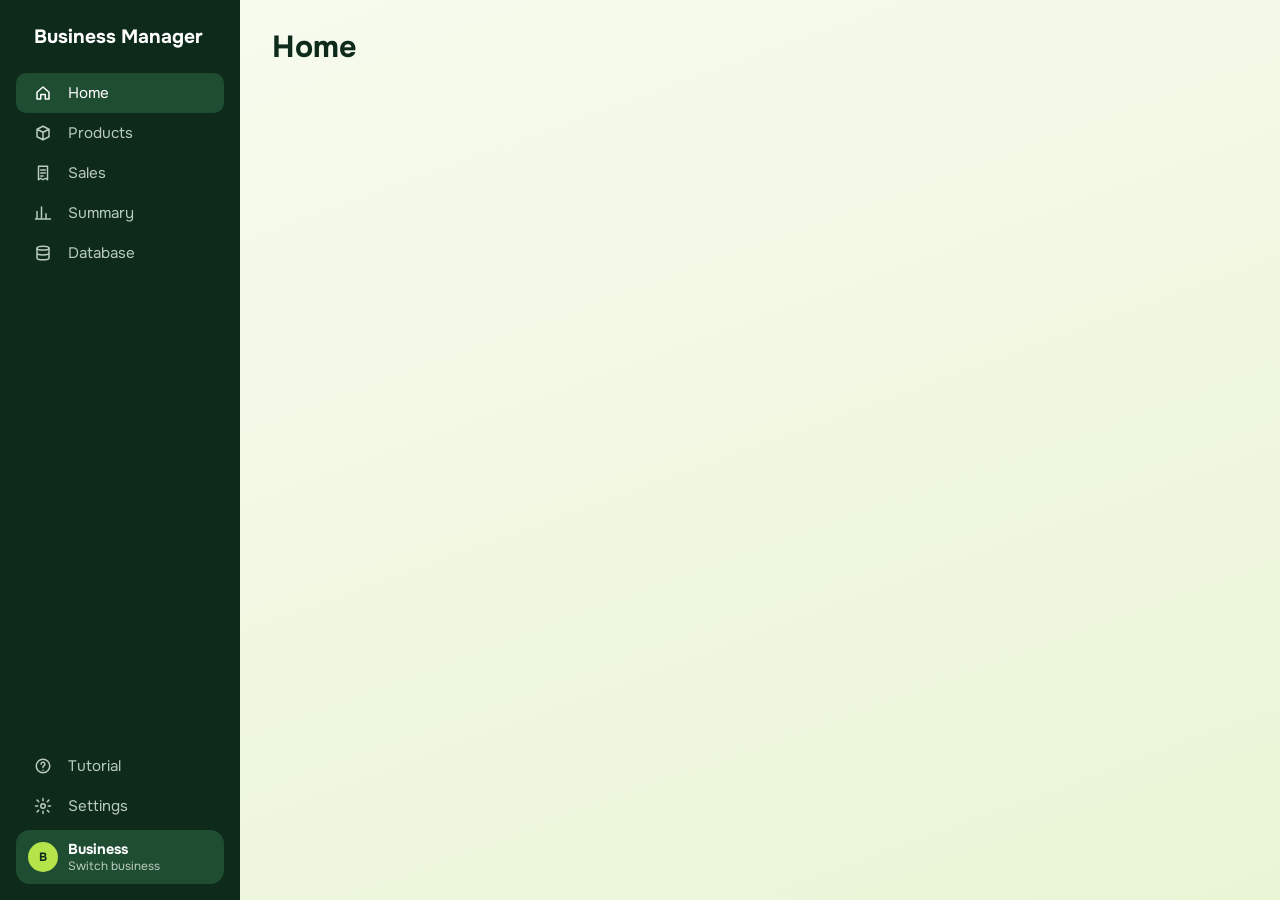
<file: index.html>
<!DOCTYPE html>
<html lang="en">
<head>
	<meta charset="UTF-8">
	<title>Business Manager | Home</title>
	<link rel="preconnect" href="https://fonts.googleapis.com">
	<link rel="preconnect" href="https://fonts.gstatic.com" crossorigin>
	<link href="https://fonts.googleapis.com/css2?family=Onest:wght@400;500;600;700&display=swap" rel="stylesheet">
	<link rel="stylesheet" href="css/style.css">
</head>
<body>
<div class="app">
	<!-- Sidebar -->
	<aside class="sidebar">
		<a href="index.html" class="logo">Business Manager</a>

		<nav class="nav">
			<a href="index.html" class="nav-link active" title="Home">
				<svg viewBox="0 0 24 24"><path d="M4 11 12 4l8 7v9h-5v-6H9v6H4z"/></svg>
				Home
			</a>
			<a href="products.html" class="nav-link" title="Products">
				<svg viewBox="0 0 24 24"><path d="M12 3 4 7v10l8 4 8-4V7zM4 7l8 4 8-4M12 11v10"/></svg>
				Products
			</a>
			<a href="sales.html" class="nav-link" title="Sales">
				<svg viewBox="0 0 24 24"><path d="M6 3h12v18l-3-2-3 2-3-2-3 2zM9 8h6M9 12h6M9 16h3"/></svg>
				Sales
			</a>
			<a href="summary.html" class="nav-link" title="Summary">
				<svg viewBox="0 0 24 24"><path d="M4 20V10M10 20V4M16 20v-7M22 20H2"/></svg>
				Summary
			</a>
			<a href="database.html" class="nav-link" title="Database">
				<svg viewBox="0 0 24 24"><ellipse cx="12" cy="5.5" rx="8" ry="2.5"/><path d="M4 5.5v13c0 1.4 3.6 2.5 8 2.5s8-1.1 8-2.5v-13M4 12c0 1.4 3.6 2.5 8 2.5s8-1.1 8-2.5"/></svg>
				Database
			</a>
		</nav>

		<!-- Bottom Navigation -->
		<nav class="nav nav-bottom">
			<button type="button" class="nav-link" title="Tutorial">
				<svg viewBox="0 0 24 24"><circle cx="12" cy="12" r="9"/><path d="M9.5 9.5a2.5 2.5 0 1 1 3.5 2.3c-.7.3-1 .9-1 1.6V14M12 17.5v.01"/></svg>
				Tutorial
			</button>
			<a href="settings.html" class="nav-link" title="Settings">
				<svg viewBox="0 0 24 24"><circle cx="12" cy="12" r="3"/><path d="M12 2v3M12 19v3M4.2 4.2l2.1 2.1M17.7 17.7l2.1 2.1M2 12h3M19 12h3M4.2 19.8l2.1-2.1M17.7 6.3l2.1-2.1"/></svg>
				Settings
			</a>
		</nav>

		<!-- Business Switcher -->
		<details class="business" name="dropdown">
			<summary>
				<span class="avatar">B</span>
				<span class="business-name">
					<strong>Business</strong>
					<small>Switch business</small>
				</span>
			</summary>
			<div class="menu">
				<button type="button" class="selected"><span class="avatar">B</span>Business</button>
				<button type="button"><span class="avatar">B</span>Business 2</button>
				<a href="index.html" class="add-business">+ New business</a>
			</div>
		</details>
	</aside>

	<!-- Page Title -->
	<main class="main">
		<header class="page-header">
			<h1>Home</h1>
		</header>
	</main>
</div>

<!-- Notifications -->
<div class="notifications" role="status"></div>

<!-- Templates -->

<!-- One notification (goes inside .notifications) -->
<template id="template-notification">
	<div class="notification">
		<span class="notification-icon"><svg viewBox="0 0 24 24"><path d="M12 6v7M12 18v.01"/></svg></span>
		<span class="notification-message"></span>
		<button type="button" class="close-btn" title="Close"><svg viewBox="0 0 24 24"><path d="M6 6l12 12M18 6 6 18"/></svg></button>
	</div>
</template>

</body>
</html>
</file>
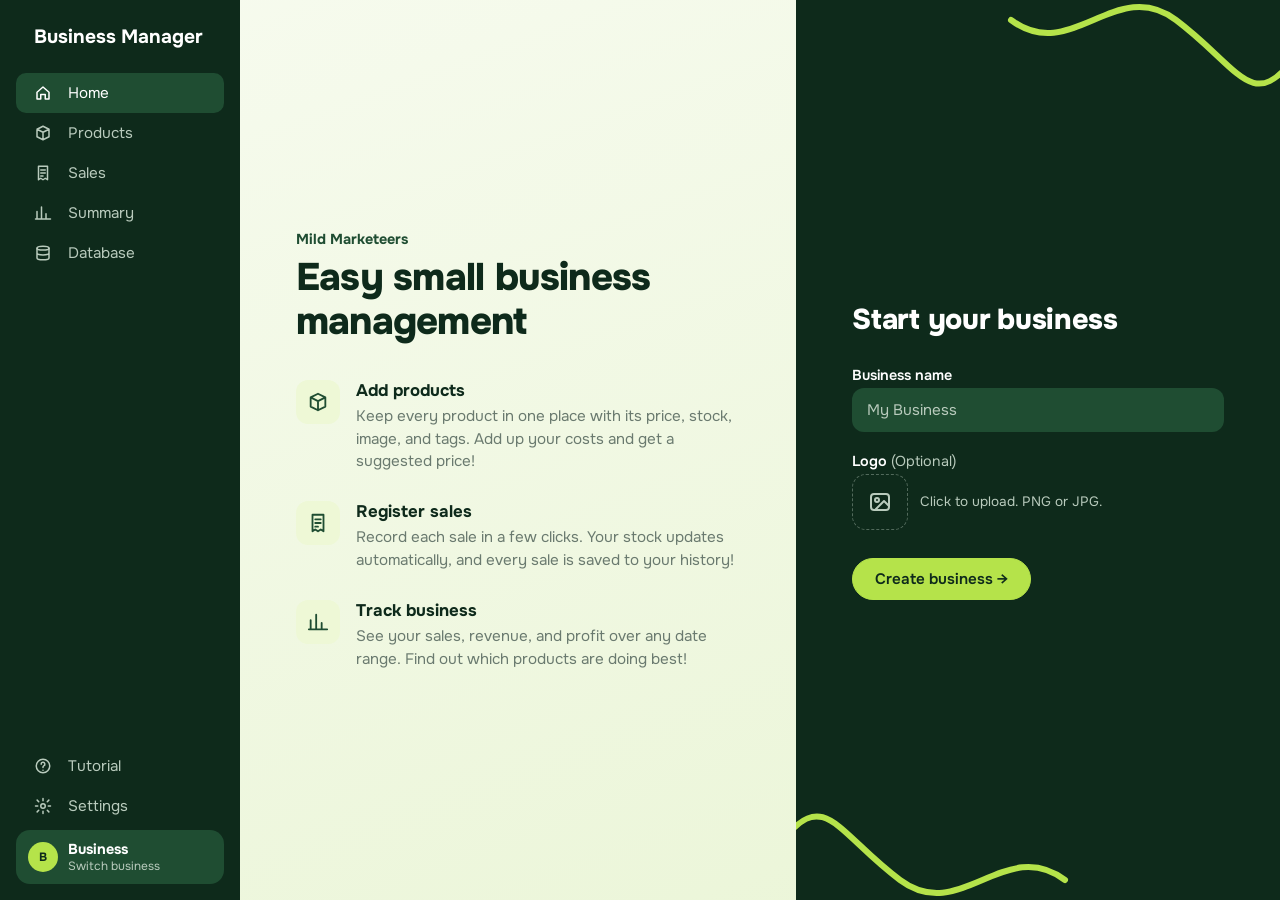
<file: app/src/main/resources/static/index.html>
<!DOCTYPE html>
<html lang="en">
<head>
    <meta charset="UTF-8">
    <title>Business Manager | Home</title>
    <link rel="preconnect" href="https://fonts.googleapis.com">
    <link rel="preconnect" href="https://fonts.gstatic.com" crossorigin>
    <link href="https://fonts.googleapis.com/css2?family=Onest:wght@400;500;600;700;800&display=swap" rel="stylesheet">
    <link rel="stylesheet" href="css/style.css">
    <link rel="stylesheet" href="css/home.css">
</head>
<body>
<div class="app">
    <!-- Sidebar -->
    <aside class="sidebar">
        <a href="index.html" class="logo">Business Manager</a>

        <nav class="nav">
            <a href="index.html" class="nav-link active" title="Home">
                <svg viewBox="0 0 24 24"><path d="M4 11 12 4l8 7v9h-5v-6H9v6H4z"/></svg>
                Home
            </a>
            <a href="products.html" class="nav-link" title="Products">
                <svg viewBox="0 0 24 24"><path d="M12 3 4 7v10l8 4 8-4V7zM4 7l8 4 8-4M12 11v10"/></svg>
                Products
            </a>
            <a href="sales.html" class="nav-link" title="Sales">
                <svg viewBox="0 0 24 24"><path d="M6 3h12v18l-3-2-3 2-3-2-3 2zM9 8h6M9 12h6M9 16h3"/></svg>
                Sales
            </a>
            <a href="summary.html" class="nav-link" title="Summary">
                <svg viewBox="0 0 24 24"><path d="M4 20V10M10 20V4M16 20v-7M22 20H2"/></svg>
                Summary
            </a>
            <a href="database.html" class="nav-link" title="Database">
                <svg viewBox="0 0 24 24"><ellipse cx="12" cy="5.5" rx="8" ry="2.5"/><path d="M4 5.5v13c0 1.4 3.6 2.5 8 2.5s8-1.1 8-2.5v-13M4 12c0 1.4 3.6 2.5 8 2.5s8-1.1 8-2.5"/></svg>
                Database
            </a>
        </nav>

        <!-- Bottom Navigation -->
        <nav class="nav nav-bottom">
            <button type="button" class="nav-link" title="Tutorial">
                <svg viewBox="0 0 24 24"><circle cx="12" cy="12" r="9"/><path d="M9.5 9.5a2.5 2.5 0 1 1 3.5 2.3c-.7.3-1 .9-1 1.6V14M12 17.5v.01"/></svg>
                Tutorial
            </button>
            <a href="settings.html" class="nav-link" title="Settings">
                <svg viewBox="0 0 24 24"><circle cx="12" cy="12" r="3"/><path d="M12 2v3M12 19v3M4.2 4.2l2.1 2.1M17.7 17.7l2.1 2.1M2 12h3M19 12h3M4.2 19.8l2.1-2.1M17.7 6.3l2.1-2.1"/></svg>
                Settings
            </a>
        </nav>

        <!-- Business Switcher -->
        <details class="business" name="dropdown">
            <summary>
                <span class="avatar">B</span>
                <span class="business-name">
                    <strong>Business</strong>
                    <small>Switch business</small>
                </span>
            </summary>
            <div class="menu">
                <button type="button" class="selected"><span class="avatar">B</span>Business</button>
                <button type="button"><span class="avatar">B</span>Business 2</button>
                <a href="index.html" class="add-business">+ New business</a>
            </div>
        </details>
    </aside>

    <main class="main home">
        <!-- Features -->
        <section class="home-intro">
            <p class="home-label">Mild Marketeers</p>
            <h1 class="home-title">Easy small business management</h1>

            <ul class="home-features">
                <li class="home-feature">
                    <span class="home-feature-icon"><svg viewBox="0 0 24 24"><path d="M12 3 4 7v10l8 4 8-4V7zM4 7l8 4 8-4M12 11v10"/></svg></span>
                    <div>
                        <h2>Add products</h2>
                        <p>Keep every product in one place with its price, stock, image, and tags. Add up your costs and get a suggested price!</p>
                    </div>
                </li>

                <li class="home-feature">
                    <span class="home-feature-icon"><svg viewBox="0 0 24 24"><path d="M6 3h12v18l-3-2-3 2-3-2-3 2zM9 8h6M9 12h6M9 16h3"/></svg></span>
                    <div>
                        <h2>Register sales</h2>
                        <p>Record each sale in a few clicks. Your stock updates automatically, and every sale is saved to your history!</p>
                    </div>
                </li>

                <li class="home-feature">
                    <span class="home-feature-icon"><svg viewBox="0 0 24 24"><path d="M4 20V10M10 20V4M16 20v-7M22 20H2"/></svg></span>
                    <div>
                        <h2>Track business</h2>
                        <p>See your sales, revenue, and profit over any date range. Find out which products are doing best!</p>
                    </div>
                </li>
            </ul>
        </section>

        <!-- Create a business -->
        <section class="home-start">
            <svg class="home-squiggle" viewBox="0 0 200 120"><path d="M10 20c40 30 70-30 110 0s50 60 75 30"/></svg>
            <svg class="home-squiggle home-squiggle-bottom" viewBox="0 0 200 120"><path d="M10 20c40 30 70-30 110 0s50 60 75 30"/></svg>
            <h2 class="home-start-title">Start your business</h2>

            <form class="business-form">
                <!-- Choose Name -->
                <label class="home-field">
                    <span class="home-field-label">Business name</span>
                    <input type="text" class="home-input" name="business-name" placeholder="My Business" required>
                </label>

                <!-- Choose Logo -->
                <div class="home-field">
                    <span class="home-field-label">Logo <span class="home-optional">(Optional)</span></span>
                    <div class="home-upload-row">
                        <label class="home-upload" title="Upload logo">
                            <input type="file" name="logo" accept="image/png, image/jpeg" hidden>
                            <svg viewBox="0 0 24 24"><rect x="3" y="4" width="18" height="16" rx="3"/><circle cx="9" cy="10" r="2"/><path d="m21 16-5-5-9 9"/></svg>
                        </label>
                        <span class="home-upload-tip">Click to upload. PNG or JPG.</span>
                    </div>
                </div>

                <!-- Submit -->
                <button type="submit" class="btn home-submit">Create business →</button>
            </form>
        </section>
    </main>
</div>

<!-- Notifications -->
<div class="notifications" role="status"></div>

<!-- Templates -->

<!-- One notification (goes inside .notifications) -->
<template id="template-notification">
    <div class="notification">
        <span class="notification-icon"><svg viewBox="0 0 24 24"><path d="M12 6v7M12 18v.01"/></svg></span>
        <span class="notification-message"></span>
        <button type="button" class="close-btn" title="Close"><svg viewBox="0 0 24 24"><path d="M6 6l12 12M18 6 6 18"/></svg></button>
    </div>
</template>

<script src="js/notifications.js"></script>
</body>
</html>
</file>
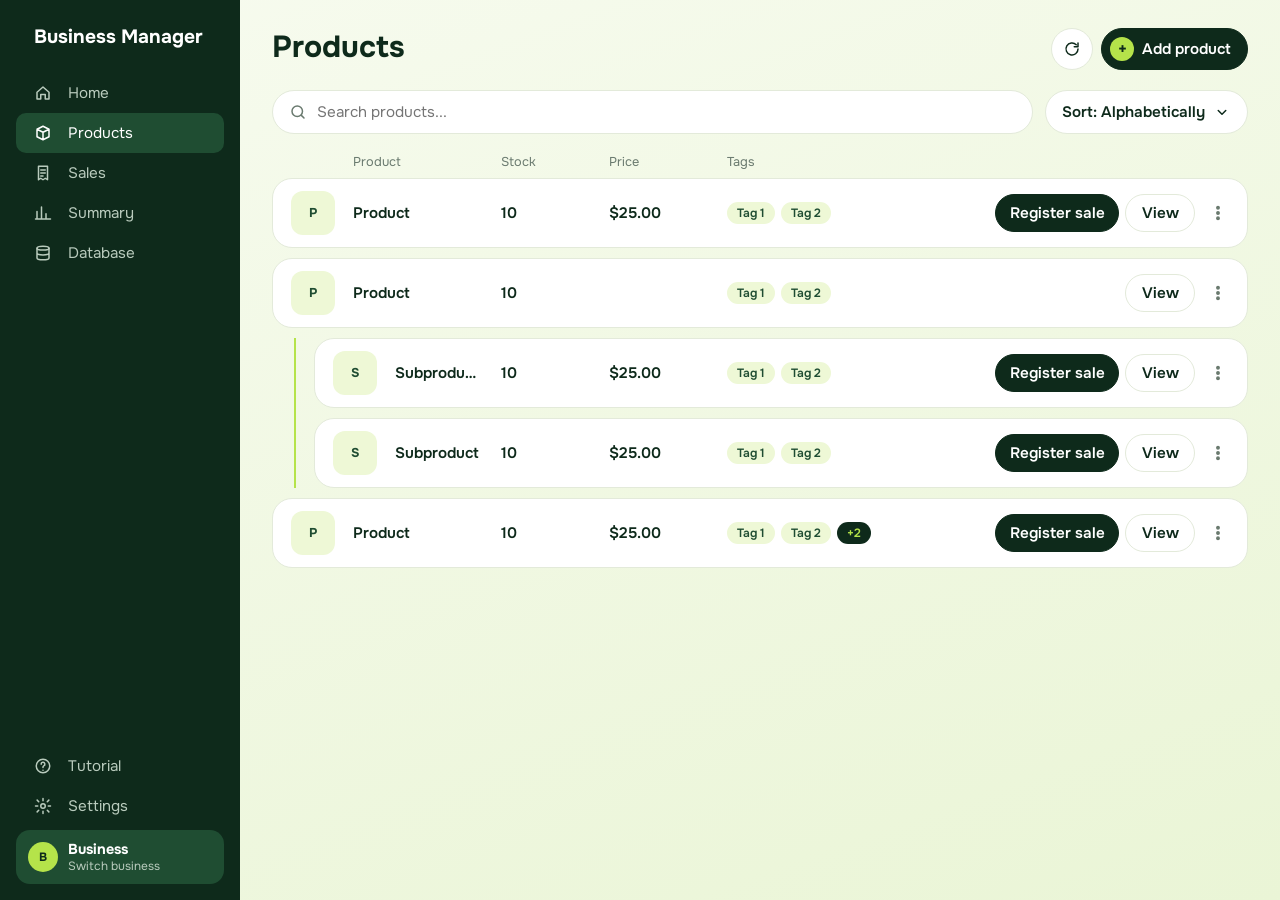
<file: products.html>
<!DOCTYPE html>
<html lang="en">
<head>
	<meta charset="UTF-8">
	<title>Business Manager | Products</title>
	<link rel="preconnect" href="https://fonts.googleapis.com">
	<link rel="preconnect" href="https://fonts.gstatic.com" crossorigin>
	<link href="https://fonts.googleapis.com/css2?family=Onest:wght@400;500;600;700&display=swap" rel="stylesheet">
	<link rel="stylesheet" href="css/style.css">
	<link rel="stylesheet" href="css/products.css">
</head>
<body>
<div class="app">
	<!-- Sidebar -->
	<aside class="sidebar">
		<a href="index.html" class="logo">Business Manager</a>

		<nav class="nav">
			<a href="index.html" class="nav-link" title="Home">
				<svg viewBox="0 0 24 24"><path d="M4 11 12 4l8 7v9h-5v-6H9v6H4z"/></svg>
				Home
			</a>
			<a href="products.html" class="nav-link active" title="Products">
				<svg viewBox="0 0 24 24"><path d="M12 3 4 7v10l8 4 8-4V7zM4 7l8 4 8-4M12 11v10"/></svg>
				Products
			</a>
			<a href="sales.html" class="nav-link" title="Sales">
				<svg viewBox="0 0 24 24"><path d="M6 3h12v18l-3-2-3 2-3-2-3 2zM9 8h6M9 12h6M9 16h3"/></svg>
				Sales
			</a>
			<a href="summary.html" class="nav-link" title="Summary">
				<svg viewBox="0 0 24 24"><path d="M4 20V10M10 20V4M16 20v-7M22 20H2"/></svg>
				Summary
			</a>
			<a href="database.html" class="nav-link" title="Database">
				<svg viewBox="0 0 24 24"><ellipse cx="12" cy="5.5" rx="8" ry="2.5"/><path d="M4 5.5v13c0 1.4 3.6 2.5 8 2.5s8-1.1 8-2.5v-13M4 12c0 1.4 3.6 2.5 8 2.5s8-1.1 8-2.5"/></svg>
				Database
			</a>
		</nav>

		<!-- Bottom Navigation -->
		<nav class="nav nav-bottom">
			<button type="button" class="nav-link" title="Tutorial">
				<svg viewBox="0 0 24 24"><circle cx="12" cy="12" r="9"/><path d="M9.5 9.5a2.5 2.5 0 1 1 3.5 2.3c-.7.3-1 .9-1 1.6V14M12 17.5v.01"/></svg>
				Tutorial
			</button>
			<a href="settings.html" class="nav-link" title="Settings">
				<svg viewBox="0 0 24 24"><circle cx="12" cy="12" r="3"/><path d="M12 2v3M12 19v3M4.2 4.2l2.1 2.1M17.7 17.7l2.1 2.1M2 12h3M19 12h3M4.2 19.8l2.1-2.1M17.7 6.3l2.1-2.1"/></svg>
				Settings
			</a>
		</nav>

		<!-- Business Switcher -->
		<details class="business" name="dropdown">
			<summary>
				<span class="avatar">B</span>
				<span class="business-name">
					<strong>Business</strong>
					<small>Switch business</small>
				</span>
			</summary>
			<div class="menu">
				<button type="button" class="selected"><span class="avatar">B</span>Business</button>
				<button type="button"><span class="avatar">B</span>Business 2</button>
				<a href="index.html" class="add-business">+ New business</a>
			</div>
		</details>
	</aside>

	<main class="main">
		<!-- Page Title -->
		<header class="page-header">
			<h1>Products</h1>
			<div class="header-actions">
				<button type="button" class="btn refresh-icon" title="Refresh"><svg viewBox="0 0 24 24"><path d="M20 12a8 8 0 1 1-2.34-5.66M20 4v5h-5"/></svg></button>
				<button type="button" class="btn btn-dark" popovertarget="panel-product"><span class="plus">+</span> Add product</button>
			</div>
		</header>

		<!-- Search and Sort -->
		<div class="toolbar">
			<div class="search">
				<svg viewBox="0 0 24 24"><circle cx="11" cy="11" r="7"/><path d="m20 20-3.5-3.5"/></svg>
				<input type="search" placeholder="Search products...">
			</div>

			<details class="dropdown" name="dropdown">
				<summary class="btn">
					Sort: Alphabetically
					<svg viewBox="0 0 24 24"><path d="m7 10 5 5 5-5"/></svg>
				</summary>
				<div class="menu">
					<button type="button" class="selected">Alphabetically</button>

					<!-- Tags Submenu -->
					<details class="submenu">
						<summary>
							Tags
							<svg viewBox="0 0 24 24"><path d="m15 6-6 6 6 6"/></svg>
						</summary>
						<div class="menu tag-sort-menu">
							<div class="search search-small">
								<svg viewBox="0 0 24 24"><circle cx="11" cy="11" r="7"/><path d="m20 20-3.5-3.5"/></svg>
								<input type="search" placeholder="Search tags...">
							</div>
							<div class="tag-sort-list">
								<button type="button">Tag 1</button>
								<button type="button">Tag 2</button>
								<button type="button">Tag 3</button>
								<button type="button">Tag 4</button>
							</div>
						</div>
					</details>

					<button type="button">Price</button>
					<button type="button">In stock</button>
					<button type="button">Out of stock</button>
					<button type="button">Highest inventory</button>
					<button type="button">Lowest inventory</button>
				</div>
			</details>
		</div>

		<!-- Column Labels -->
		<div class="list-header">
			<span></span>
			<span>Product</span>
			<span>Stock</span>
			<span>Price</span>
			<span>Tags</span>
			<span></span>
		</div>

		<!-- Example Products (templates are at the bottom of the page) -->
		<ul class="product-list">

			<li class="product">
				<div class="row">
					<span class="thumb">P</span>
					<span class="name">Product</span>
					<span class="stock">10</span>
					<span class="price">$25.00</span>
					<div class="tags">
						<span class="tag">Tag 1</span>
						<span class="tag">Tag 2</span>
					</div>

					<div class="actions">
						<button type="button" class="btn btn-dark btn-sale" popovertarget="panel-register-sale">Register sale</button>
						<button type="button" class="btn btn-view" popovertarget="panel-product">View</button>
						<details class="dropdown" name="dropdown">
							<summary class="dots"><svg viewBox="0 0 24 24"><circle cx="12" cy="5" r="1.6"/><circle cx="12" cy="12" r="1.6"/><circle cx="12" cy="19" r="1.6"/></svg></summary>
							<div class="menu">
								<button type="button">Duplicate</button>
								<button type="button" popovertarget="panel-product">Add subproduct</button>
								<button type="button">Archive</button>
								<button type="button" class="delete">Delete</button>
							</div>
						</details>
					</div>
				</div>
			</li>

			<li class="product product-group">
				<div class="row">
					<span class="thumb">P</span>
					<span class="name">Product</span>
					<span class="stock">10</span>
					<span class="price"></span>
					<div class="tags">
						<span class="tag">Tag 1</span>
						<span class="tag">Tag 2</span>
					</div>

					<div class="actions">
						<span class="btn-sale"></span>
						<button type="button" class="btn btn-view" popovertarget="panel-product">View</button>
						<details class="dropdown" name="dropdown">
							<summary class="dots"><svg viewBox="0 0 24 24"><circle cx="12" cy="5" r="1.6"/><circle cx="12" cy="12" r="1.6"/><circle cx="12" cy="19" r="1.6"/></svg></summary>
							<div class="menu">
								<button type="button">Duplicate</button>
								<button type="button" popovertarget="panel-product">Add subproduct</button>
								<button type="button">Archive</button>
								<button type="button" class="delete">Delete</button>
							</div>
						</details>
					</div>
				</div>

				<ul class="subproducts">
					<li class="product">
						<div class="row row-sub">
							<span class="thumb">S</span>
							<span class="name">Subproduct Long Name Test</span>
							<span class="stock">10</span>
							<span class="price">$25.00</span>
							<div class="tags">
								<span class="tag">Tag 1</span>
								<span class="tag">Tag 2</span>
							</div>

							<div class="actions">
								<button type="button" class="btn btn-dark btn-sale" popovertarget="panel-register-sale">Register sale</button>
								<button type="button" class="btn btn-view" popovertarget="panel-product">View</button>
								<details class="dropdown" name="dropdown">
									<summary class="dots"><svg viewBox="0 0 24 24"><circle cx="12" cy="5" r="1.6"/><circle cx="12" cy="12" r="1.6"/><circle cx="12" cy="19" r="1.6"/></svg></summary>
									<div class="menu">
										<button type="button">Duplicate</button>
										<button type="button">Archive</button>
										<button type="button" class="delete">Delete</button>
									</div>
								</details>
							</div>
						</div>
					</li>

					<li class="product">
						<div class="row row-sub">
							<span class="thumb">S</span>
							<span class="name">Subproduct</span>
							<span class="stock">10</span>
							<span class="price">$25.00</span>
							<div class="tags">
								<span class="tag">Tag 1</span>
								<span class="tag">Tag 2</span>
							</div>

							<div class="actions">
								<button type="button" class="btn btn-dark btn-sale" popovertarget="panel-register-sale">Register sale</button>
								<button type="button" class="btn btn-view" popovertarget="panel-product">View</button>
								<details class="dropdown" name="dropdown">
									<summary class="dots"><svg viewBox="0 0 24 24"><circle cx="12" cy="5" r="1.6"/><circle cx="12" cy="12" r="1.6"/><circle cx="12" cy="19" r="1.6"/></svg></summary>
									<div class="menu">
										<button type="button">Duplicate</button>
										<button type="button">Archive</button>
										<button type="button" class="delete">Delete</button>
									</div>
								</details>
							</div>
						</div>
					</li>
				</ul>
			</li>

			<li class="product">
				<div class="row">
					<span class="thumb">P</span>
					<span class="name">Product</span>
					<span class="stock">10</span>
					<span class="price">$25.00</span>
					<div class="tags">
						<span class="tag">Tag 1</span>
						<span class="tag">Tag 2</span>
						<details class="dropdown" name="dropdown">
							<summary class="tag tag-more">+2</summary>
							<div class="menu tag-menu">
								<span class="tag">Tag 3</span>
								<span class="tag">Tag 4</span>
							</div>
						</details>
					</div>

					<div class="actions">
						<button type="button" class="btn btn-dark btn-sale" popovertarget="panel-register-sale">Register sale</button>
						<button type="button" class="btn btn-view" popovertarget="panel-product">View</button>
						<details class="dropdown" name="dropdown">
							<summary class="dots"><svg viewBox="0 0 24 24"><circle cx="12" cy="5" r="1.6"/><circle cx="12" cy="12" r="1.6"/><circle cx="12" cy="19" r="1.6"/></svg></summary>
							<div class="menu">
								<button type="button">Duplicate</button>
								<button type="button" popovertarget="panel-product">Add subproduct</button>
								<button type="button">Archive</button>
								<button type="button" class="delete">Delete</button>
							</div>
						</details>
					</div>
				</div>
			</li>

		</ul>
	</main>

	<!-- Product panel (for adding and viewing products) -->
	<div id="panel-product" class="panel panel-product" popover> <!-- Add .is-viewing when opened from the View button -->
		<!-- Panel header -->
		<header class="panel-header">
			<h2><span class="add-only">Add Product</span><span class="view-only">View Product</span></h2>
			<button type="button" class="close-btn" popovertarget="panel-product" popovertargetaction="hide" title="Close"><svg viewBox="0 0 24 24"><path d="M6 6l12 12M18 6 6 18"/></svg></button>
		</header>

		<div class="panel-body">
			<form class="product-form">
				<!-- View product -->
				<section class="product-stats view-only">
					<!-- View product: Stats -->
					<div class="stat-cards">
						<div class="stat-card">
							<span class="stat-label">Total sales</span>
							<span class="stat-value stat-sales">0</span>
						</div>
						<div class="stat-card">
							<span class="stat-label">Total revenue</span>
							<span class="stat-value stat-revenue">$0.00</span>
						</div>
						<div class="stat-card">
							<span class="stat-label">Total profit</span>
							<span class="stat-value stat-profit">$0.00</span>
						</div>
					</div>

					<!-- View product: Graph type buttons (move .btn-dark to the selected one) -->
					<div class="graph-buttons">
						<button type="button" class="btn btn-dark">Sales</button>
						<button type="button" class="btn">Revenue</button>
						<button type="button" class="btn">Profit</button>
					</div>

					<!-- Graph -->
					<div class="graph">Graph will go here</div>
				</section>

				<!-- Name -->
				<label class="field">
					<span class="field-label">Product name</span>
					<input type="text" class="input" name="name" placeholder="Product name" required>
				</label>

				<!-- Quantity -->
				<label class="field">
					<span class="field-label">Quantity</span>
					<input type="number" class="input quantity-input" name="quantity" min="0" step="1" placeholder="0" required>
				</label>

				<!-- Indicating if it's a subproduct -->
				<div class="field subproduct-field">
					<span class="field-label">Subproduct <span class="optional">(Optional)</span></span>
					<div class="subproduct-row">
						<!-- Checkbox -->
						<label class="checkbox">
							<input type="checkbox" name="is-subproduct">
							This is a subproduct of
						</label>

						<!-- Pick parent product -->
						<details class="dropdown parent-picker" name="dropdown">
							<summary class="input">
								<span class="parent-selected"></span>
								<svg viewBox="0 0 24 24"><path d="m7 10 5 5 5-5"></path></svg>
							</summary>

							<!-- Parent product dropdown -->
							<div class="menu">
								<div class="search search-small">
									<svg viewBox="0 0 24 24"><circle cx="11" cy="11" r="7"/><path d="m20 20-3.5-3.5"/></svg>
									<input type="search" placeholder="Search products...">
								</div>

								<!-- List of available parents -->
								<div class="parent-list">
									<button type="button">Product 1</button> <!-- REMOVE -->
									<button type="button">Product 2</button> <!-- REMOVE -->
									<button type="button">Product 3</button> <!-- REMOVE -->
								</div>
							</div>
						</details>
					</div>
				</div>

				<!-- Tags -->
				<div class="field">
					<span class="field-label">Tags <span class="optional">(Optional)</span></span>
					<div class="input tag-field">
						<span class="tag tag-chosen tag-green"><span class="tag-name">Tag 1</span><button type="button" class="tag-remove" title="Remove tag"><svg viewBox="0 0 24 24"><path d="M6 6l12 12M18 6 6 18"/></svg></button></span> <!-- REMOVE -->
						<span class="tag tag-chosen tag-purple"><span class="tag-name">Tag 2</span><button type="button" class="tag-remove" title="Remove tag"><svg viewBox="0 0 24 24"><path d="M6 6l12 12M18 6 6 18"/></svg></button></span> <!-- REMOVE -->

						<details class="dropdown add-tag" name="dropdown">
							<summary class="tag tag-add">+ Add tag</summary>

							<!-- Add tag menu -->
							<div class="menu add-tag-menu">
								<div class="search search-small">
									<svg viewBox="0 0 24 24"><circle cx="11" cy="11" r="7"/><path d="m20 20-3.5-3.5"/></svg>
									<input type="search" placeholder="Search tags...">
								</div>
								<div class="tag-option-list">
									<button type="button"><span class="tag-dot tag-green"></span><span class="tag-name">Tag 1</span></button> <!-- REMOVE -->
									<button type="button"><span class="tag-dot tag-purple"></span><span class="tag-name">Tag 2</span></button> <!-- REMOVE -->
									<button type="button"><span class="tag-dot tag-blue"></span><span class="tag-name">Tag 3</span></button> <!-- REMOVE -->
								</div>

								<!-- Create new tag -->
								<details class="new-tag">
									<summary><svg viewBox="0 0 24 24"><path d="M12 5v14M5 12h14"/></svg>Create new tag</summary>

									<div class="new-tag-form">
										<input type="text" class="input" placeholder="Tag name">

										<!-- Color selection -->
										<div class="color-types">
											<input type="radio" name="tag-color" value="green" class="color-type tag-green" aria-label="Green" checked>
											<input type="radio" name="tag-color" value="blue" class="color-type tag-blue" aria-label="Blue">
											<input type="radio" name="tag-color" value="purple" class="color-type tag-purple" aria-label="Purple">
											<input type="radio" name="tag-color" value="pink" class="color-type tag-pink" aria-label="Pink">
											<input type="radio" name="tag-color" value="red" class="color-type tag-red" aria-label="Red">
											<input type="radio" name="tag-color" value="orange" class="color-type tag-orange" aria-label="Orange">
											<input type="radio" name="tag-color" value="yellow" class="color-type tag-yellow" aria-label="Yellow">
											<input type="radio" name="tag-color" value="gray" class="color-type tag-gray" aria-label="Gray">
										</div>

										<!-- Create new tag button -->
										<button type="button" class="btn btn-dark">Create</button>
									</div>
								</details>
							</div>
						</details>
					</div>
				</div>

				<!-- Components -->
				<div class="field">
					<span class="field-label">Component costs per unit <span class="optional">(Optional)</span></span>

					<!-- Component list -->
					<ul class="component-list">
						<li class="component"> <!-- REMOVE -->
							<input type="text" class="input" placeholder="Component name">
							<label class="input input-money"><span>$</span><input type="number" min="0" step="0.01" placeholder="0.00"></label>
							<button type="button" class="close-btn" title="Remove component"><svg viewBox="0 0 24 24"><path d="M6 6l12 12M18 6 6 18"/></svg></button>
						</li>
					</ul>

					<!-- Add component button -->
					<div class="component-footer">
						<button type="button" class="btn add-component"><svg viewBox="0 0 24 24"><path d="M12 5v14M5 12h14"/></svg> Add component</button>
						<span class="component-total">Cost per unit: <strong>$0.00</strong></span>
					</div>
				</div>

				<!-- Price -->
				<div class="field">
					<span class="field-label">Price per unit <span class="optional">(Optional)</span></span>
					<div class="price-row">
						<label class="input input-money price-input"><span>$</span><input type="number" name="price" min="0" step="0.01" placeholder="0.00"></label>

						<!-- Price suggestion -->
						<span class="price-suggestion">
							Suggested price: <span class="suggestion-amount">$0.00</span>
							<button type="button" class="suggestion-use">Use</button>
						</span>
					</div>
				</div>

				<!-- Image -->
				<div class="field">
					<span class="field-label">Image <span class="optional">(Optional)</span></span>
					<div class="image-row">
						<label class="upload">
							<input type="file" name="image" accept="image/png, image/jpeg" hidden>
							<svg viewBox="0 0 24 24"><rect x="3" y="4" width="18" height="16" rx="3"/><circle cx="9" cy="10" r="2"/><path d="m21 16-5-5-9 9"/></svg>
							Upload
						</label>

						<span class="field-tip">Drag an image here or click to upload. <br> Accepted file types: JPG, PNG.</span>
					</div>
				</div>

				<!-- Form submit -->
				<div class="form-footer">
					<button type="submit" class="btn btn-dark add-only"><span class="plus">+</span> Add product</button>
					<button type="submit" class="btn btn-dark view-only">Save changes</button>
				</div>
			</form>
		</div>
	</div>

	<!-- Register sale pop up -->
	<div id="panel-register-sale" class="panel popup" popover>
		<header class="panel-header">
			<h2>Register Sale</h2>
			<button type="button" class="close-btn" popovertarget="panel-register-sale" popovertargetaction="hide" title="Close"><svg viewBox="0 0 24 24"><path d="M6 6l12 12M18 6 6 18"/></svg></button>
		</header>
		<div class="panel-body">
			<form class="sale-form">
				<!-- Product information -->
				<div class="field">
					<span class="field-label">Product</span>
					<div class="sale-product">
						<span class="thumb">P</span> <!-- Product image -->

						<div class="sale-product-info">
							<span class="sale-product-name">Product</span>
							<span class="sale-product-stock">Stock: 25</span>
						</div>
					</div>
				</div>

				<!-- Quantity -->
				<div class="field">
					<span class="field-label">Quantity</span>
					<div class="quantity-picker">
						<button type="button" class="quantity-btn" title="Decrease"><svg viewBox="0 0 24 24"><path d="M5 12h14"/></svg></button>
						<input type="number" class="input quantity-picker-input" name="quantity" min="1" step="1" value="1" required>
						<button type="button" class="quantity-btn" title="Increase"><svg viewBox="0 0 24 24"><path d="M12 5v14M5 12h14"/></svg></button>
					</div>
				</div>

				<!-- Price -->
				<div class="field">
					<span class="field-label">Price per unit</span>
					<label class="input input-money price-input"><span>$</span><input type="number" name="price" min="0" step="0.01" placeholder="0.00" required></label>
				</div>

				<!-- Total -->
				<div class="sale-total">
					<span>Total</span>
					<span class="sale-total-amount">$0.00</span>
				</div>

				<!-- Submit -->
				<button type="submit" class="btn btn-dark sale-submit">Register sale</button>
			</form>
		</div>
	</div>
</div>

<!-- Notifications -->
<div class="notifications" role="status"></div>

<!-- Templates -->

<!-- Regular product -->
<template id="template-product">
	<li class="product">
		<div class="row">
			<span class="thumb"></span>
			<span class="name"></span>
			<span class="stock"></span>
			<span class="price"></span>
			<div class="tags"></div>

			<div class="actions">
				<button type="button" class="btn btn-dark btn-sale" popovertarget="panel-register-sale">Register sale</button>
				<button type="button" class="btn btn-view" popovertarget="panel-product">View</button>
				<details class="dropdown" name="dropdown">
					<summary class="dots"><svg viewBox="0 0 24 24"><circle cx="12" cy="5" r="1.6"/><circle cx="12" cy="12" r="1.6"/><circle cx="12" cy="19" r="1.6"/></svg></summary>
					<div class="menu">
						<button type="button">Duplicate</button>
						<button type="button" popovertarget="panel-product">Add subproduct</button>
						<button type="button">Archive</button>
						<button type="button" class="delete">Delete</button>
					</div>
				</details>
			</div>
		</div>
	</li>
</template>

<!-- Product with subproducts (no price or register sale button) -->
<template id="template-product-group">
	<li class="product product-group">
		<div class="row">
			<span class="thumb"></span>
			<span class="name"></span>
			<span class="stock"></span>
			<span class="price"></span>
			<div class="tags"></div>

			<div class="actions">
				<span class="btn-sale"></span>
				<button type="button" class="btn btn-view" popovertarget="panel-product">View</button>
				<details class="dropdown" name="dropdown">
					<summary class="dots"><svg viewBox="0 0 24 24"><circle cx="12" cy="5" r="1.6"/><circle cx="12" cy="12" r="1.6"/><circle cx="12" cy="19" r="1.6"/></svg></summary>
					<div class="menu">
						<button type="button">Duplicate</button>
						<button type="button" popovertarget="panel-product">Add subproduct</button>
						<button type="button">Archive</button>
						<button type="button" class="delete">Delete</button>
					</div>
				</details>
			</div>
		</div>
		<ul class="subproducts"></ul>
	</li>
</template>

<!-- Subproduct (goes inside .subproducts) -->
<template id="template-subproduct">
	<li class="product">
		<div class="row row-sub">
			<span class="thumb"></span>
			<span class="name"></span>
			<span class="stock"></span>
			<span class="price"></span>
			<div class="tags"></div>

			<div class="actions">
				<button type="button" class="btn btn-dark btn-sale" popovertarget="panel-register-sale">Register sale</button>
				<button type="button" class="btn btn-view" popovertarget="panel-product">View</button>
				<details class="dropdown" name="dropdown">
					<summary class="dots"><svg viewBox="0 0 24 24"><circle cx="12" cy="5" r="1.6"/><circle cx="12" cy="12" r="1.6"/><circle cx="12" cy="19" r="1.6"/></svg></summary>
					<div class="menu">
						<button type="button">Duplicate</button>
						<button type="button">Archive</button>
						<button type="button" class="delete">Delete</button>
					</div>
				</details>
			</div>
		</div>
	</li>
</template>

<!-- One tag (goes inside .tags or .tag-menu for extra tags) -->
<template id="template-tag">
	<span class="tag"></span>
</template>

<!-- Plus button to see extra tags (goes inside .tags at the end) -->
<template id="template-tag-more">
	<details class="dropdown" name="dropdown">
		<summary class="tag tag-more"></summary>
		<div class="menu tag-menu"></div>
	</details>
</template>

<!-- One tag to sort by (goes inside .tag-sort-list in the sort dropdown) -->
<template id="template-tag-sort">
	<button type="button"></button>
</template>

<!-- One notification (goes inside .notifications) -->
<template id="template-notification">
	<div class="notification">
		<span class="notification-icon"><svg viewBox="0 0 24 24"><path d="M12 6v7M12 18v.01"/></svg></span>
		<span class="notification-message"></span>
		<button type="button" class="close-btn" title="Close"><svg viewBox="0 0 24 24"><path d="M6 6l12 12M18 6 6 18"/></svg></button>
	</div>
</template>

<!-- One parent product to pick in the subproduct dropdown in the product panel (goes inside .parent-list) -->
<template id="template-parent-option">
	<button type="button"></button>
</template>

<!-- One chosen tag in the product panel (goes inside .tag-field, before .add-tag) -->
<template id="template-tag-chosen">
	<span class="tag tag-chosen"><span class="tag-name"></span><button type="button" class="tag-remove" title="Remove tag"><svg viewBox="0 0 24 24"><path d="M6 6l12 12M18 6 6 18"/></svg></button></span>
</template>

<!-- One existing tag to pick in the tag dropdown in the product panel (goes inside .tag-option-list). Add a color class to .tag-dot -->
<template id="template-tag-option">
	<button type="button"><span class="tag-dot"></span><span class="tag-name"></span></button>
</template>

<!-- One component row in the product panel (goes inside .component-list) -->
<template id="template-component">
	<li class="component">
		<input type="text" class="input" placeholder="Component name">
		<label class="input input-money"><span>$</span><input type="number" min="0" step="0.01" placeholder="0.00"></label>
		<button type="button" class="close-btn" title="Remove component"><svg viewBox="0 0 24 24"><path d="M6 6l12 12M18 6 6 18"/></svg></button>
	</li>
</template>

</body>
</html>
</file>
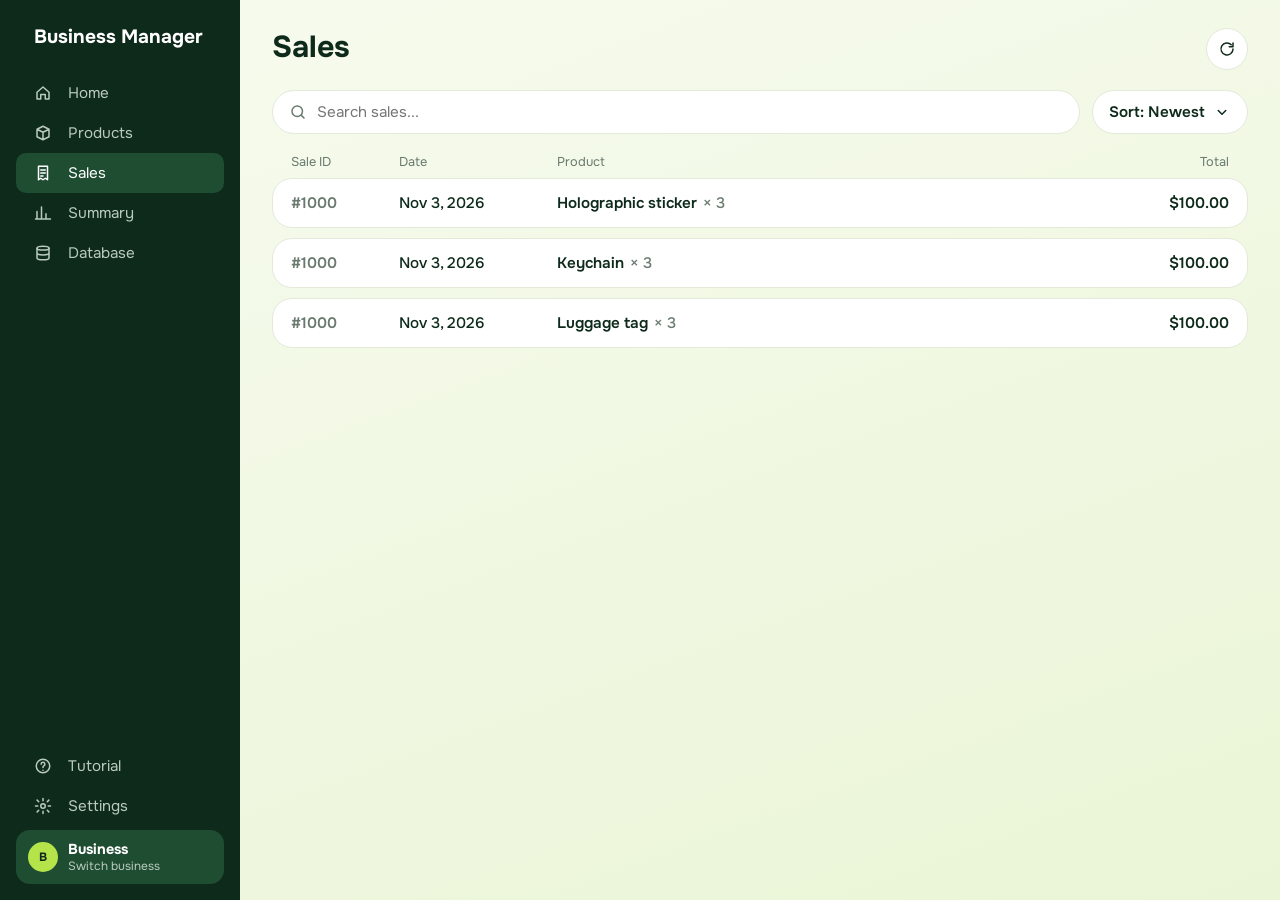
<file: sales.html>
<!DOCTYPE html>
<html lang="en">
<head>
	<meta charset="UTF-8">
	<title>Business Manager | Sales</title>
	<link rel="preconnect" href="https://fonts.googleapis.com">
	<link rel="preconnect" href="https://fonts.gstatic.com" crossorigin>
	<link href="https://fonts.googleapis.com/css2?family=Onest:wght@400;500;600;700&display=swap" rel="stylesheet">
	<link rel="stylesheet" href="css/style.css">
	<link rel="stylesheet" href="css/sales.css">
</head>
<body>
<div class="app">
	<!-- Sidebar -->
	<aside class="sidebar">
		<a href="index.html" class="logo">Business Manager</a>

		<nav class="nav">
			<a href="index.html" class="nav-link" title="Home">
				<svg viewBox="0 0 24 24"><path d="M4 11 12 4l8 7v9h-5v-6H9v6H4z"/></svg>
				Home
			</a>
			<a href="products.html" class="nav-link" title="Products">
				<svg viewBox="0 0 24 24"><path d="M12 3 4 7v10l8 4 8-4V7zM4 7l8 4 8-4M12 11v10"/></svg>
				Products
			</a>
			<a href="sales.html" class="nav-link active" title="Sales">
				<svg viewBox="0 0 24 24"><path d="M6 3h12v18l-3-2-3 2-3-2-3 2zM9 8h6M9 12h6M9 16h3"/></svg>
				Sales
			</a>
			<a href="summary.html" class="nav-link" title="Summary">
				<svg viewBox="0 0 24 24"><path d="M4 20V10M10 20V4M16 20v-7M22 20H2"/></svg>
				Summary
			</a>
			<a href="database.html" class="nav-link" title="Database">
				<svg viewBox="0 0 24 24"><ellipse cx="12" cy="5.5" rx="8" ry="2.5"/><path d="M4 5.5v13c0 1.4 3.6 2.5 8 2.5s8-1.1 8-2.5v-13M4 12c0 1.4 3.6 2.5 8 2.5s8-1.1 8-2.5"/></svg>
				Database
			</a>
		</nav>

		<!-- Bottom Navigation -->
		<nav class="nav nav-bottom">
			<button type="button" class="nav-link" title="Tutorial">
				<svg viewBox="0 0 24 24"><circle cx="12" cy="12" r="9"/><path d="M9.5 9.5a2.5 2.5 0 1 1 3.5 2.3c-.7.3-1 .9-1 1.6V14M12 17.5v.01"/></svg>
				Tutorial
			</button>
			<a href="settings.html" class="nav-link" title="Settings">
				<svg viewBox="0 0 24 24"><circle cx="12" cy="12" r="3"/><path d="M12 2v3M12 19v3M4.2 4.2l2.1 2.1M17.7 17.7l2.1 2.1M2 12h3M19 12h3M4.2 19.8l2.1-2.1M17.7 6.3l2.1-2.1"/></svg>
				Settings
			</a>
		</nav>

		<!-- Business Switcher -->
		<details class="business" name="dropdown">
			<summary>
				<span class="avatar">B</span>
				<span class="business-name">
					<strong>Business</strong>
					<small>Switch business</small>
				</span>
			</summary>
			<div class="menu">
				<button type="button" class="selected"><span class="avatar">B</span>Business</button>
				<button type="button"><span class="avatar">B</span>Business 2</button>
				<a href="index.html" class="add-business">+ New business</a>
			</div>
		</details>
	</aside>

	<main class="main">
		<!-- Page Title -->
		<header class="page-header">
			<h1>Sales</h1>
			<div class="header-actions">
				<button type="button" class="btn refresh-icon" title="Refresh"><svg viewBox="0 0 24 24"><path d="M20 12a8 8 0 1 1-2.34-5.66M20 4v5h-5"/></svg></button>
			</div>
		</header>

		<!-- Search and Sort -->
		<div class="toolbar">
			<div class="search">
				<svg viewBox="0 0 24 24"><circle cx="11" cy="11" r="7"/><path d="m20 20-3.5-3.5"/></svg>
				<input type="search" placeholder="Search sales...">
			</div>

			<details class="dropdown" name="dropdown">
				<summary class="btn">
					Sort: Newest
					<svg viewBox="0 0 24 24"><path d="m7 10 5 5 5-5"/></svg>
				</summary>
				<div class="menu">
					<button type="button" class="selected">Newest</button>
					<button type="button">Oldest</button>
					<button type="button">Highest total</button>
					<button type="button">Lowest total</button>
				</div>
			</details>
		</div>

		<!-- Column Labels -->
		<div class="sales-header">
			<span>Sale ID</span>
			<span>Date</span>
			<span>Product</span>
			<span class="sales-total">Total</span>
		</div>

		<!-- Example Sales (template is at the bottom of the page) -->
		<ul class="sales-list">
			<li class="sales-row">
				<span class="sales-id">#1000</span>
				<span class="sales-date">Nov 3, 2026</span>
				<span class="sales-product"><span class="sales-product-name">Holographic sticker</span><span class="sales-quantity">× 3</span></span>
				<span class="sales-total">$100.00</span>
			</li>

			<li class="sales-row">
				<span class="sales-id">#1000</span>
				<span class="sales-date">Nov 3, 2026</span>
				<span class="sales-product"><span class="sales-product-name">Keychain</span><span class="sales-quantity">× 3</span></span>
				<span class="sales-total">$100.00</span>
			</li>

			<li class="sales-row">
				<span class="sales-id">#1000</span>
				<span class="sales-date">Nov 3, 2026</span>
				<span class="sales-product"><span class="sales-product-name">Luggage tag</span><span class="sales-quantity">× 3</span></span>
				<span class="sales-total">$100.00</span>
			</li>
		</ul>
	</main>
</div>

<!-- Notifications -->
<div class="notifications" role="status"></div>

<!-- Templates -->

<!-- One sale (goes inside .sales-list) -->
<template id="template-sale">
	<li class="sales-row">
		<span class="sales-id"></span>
		<span class="sales-date"></span>
		<span class="sales-product"><span class="sales-product-name"></span><span class="sales-quantity"></span></span>
		<span class="sales-total"></span>
	</li>
</template>

<!-- One notification (goes inside .notifications) -->
<template id="template-notification">
	<div class="notification">
		<span class="notification-icon"><svg viewBox="0 0 24 24"><path d="M12 6v7M12 18v.01"/></svg></span>
		<span class="notification-message"></span>
		<button type="button" class="close-btn" title="Close"><svg viewBox="0 0 24 24"><path d="M6 6l12 12M18 6 6 18"/></svg></button>
	</div>
</template>

</body>
</html>
</file>
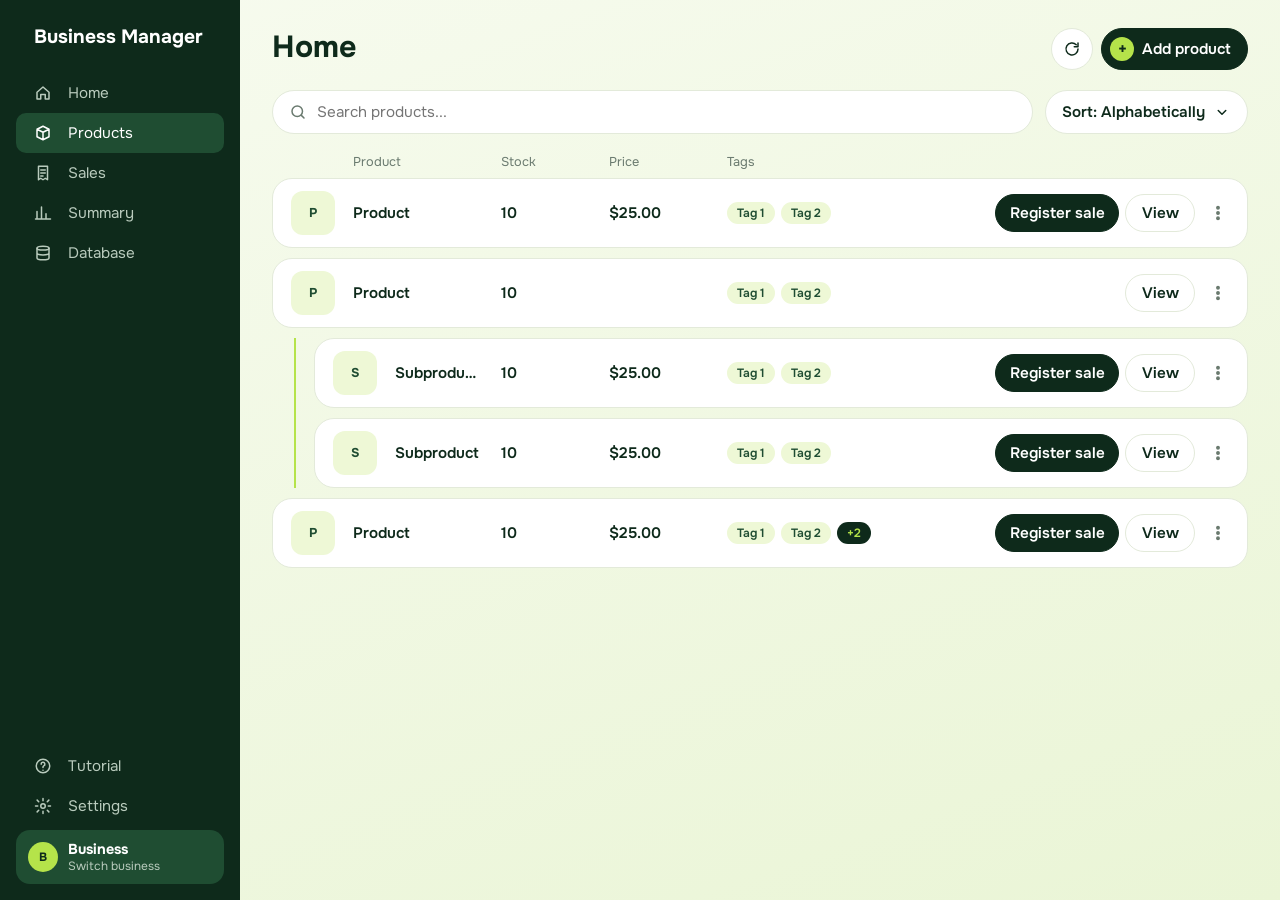
<file: app/src/main/resources/static/index_OLD.html>
<!DOCTYPE html>
<html lang="en">
<head>
	<meta charset="UTF-8">
	<title>Business Manager | Products</title>
	<link rel="preconnect" href="https://fonts.googleapis.com">
	<link rel="preconnect" href="https://fonts.gstatic.com" crossorigin>
	<link href="https://fonts.googleapis.com/css2?family=Onest:wght@400;500;600;700&display=swap" rel="stylesheet">
	<link rel="stylesheet" href="css/style.css">
	<link rel="stylesheet" href="css/products.css">
</head>
<body>
<div class="app">
	<!-- Sidebar -->
	<aside class="sidebar">
		<a href="index.html" class="logo">Business Manager</a>

		<nav class="nav">
			<a href="index.html" class="nav-link" title="Home">
				<svg viewBox="0 0 24 24"><path d="M4 11 12 4l8 7v9h-5v-6H9v6H4z"/></svg>
				Home
			</a>
			<a href="products.html" class="nav-link active" title="Products">
				<svg viewBox="0 0 24 24"><path d="M12 3 4 7v10l8 4 8-4V7zM4 7l8 4 8-4M12 11v10"/></svg>
				Products
			</a>
			<a href="sales.html" class="nav-link" title="Sales">
				<svg viewBox="0 0 24 24"><path d="M6 3h12v18l-3-2-3 2-3-2-3 2zM9 8h6M9 12h6M9 16h3"/></svg>
				Sales
			</a>
			<a href="summary.html" class="nav-link" title="Summary">
				<svg viewBox="0 0 24 24"><path d="M4 20V10M10 20V4M16 20v-7M22 20H2"/></svg>
				Summary
			</a>
			<a href="database.html" class="nav-link" title="Database">
				<svg viewBox="0 0 24 24"><ellipse cx="12" cy="5.5" rx="8" ry="2.5"/><path d="M4 5.5v13c0 1.4 3.6 2.5 8 2.5s8-1.1 8-2.5v-13M4 12c0 1.4 3.6 2.5 8 2.5s8-1.1 8-2.5"/></svg>
				Database
			</a>
		</nav>

		<!-- Bottom Navigation -->
		<nav class="nav nav-bottom">
			<button type="button" class="nav-link" title="Tutorial">
				<svg viewBox="0 0 24 24"><circle cx="12" cy="12" r="9"/><path d="M9.5 9.5a2.5 2.5 0 1 1 3.5 2.3c-.7.3-1 .9-1 1.6V14M12 17.5v.01"/></svg>
				Tutorial
			</button>
			<a href="settings.html" class="nav-link" title="Settings">
				<svg viewBox="0 0 24 24"><circle cx="12" cy="12" r="3"/><path d="M12 2v3M12 19v3M4.2 4.2l2.1 2.1M17.7 17.7l2.1 2.1M2 12h3M19 12h3M4.2 19.8l2.1-2.1M17.7 6.3l2.1-2.1"/></svg>
				Settings
			</a>
		</nav>

		<!-- Business Switcher -->
		<details class="business" name="dropdown">
			<summary>
				<span class="avatar">B</span>
				<span class="business-name">
					<strong>Business</strong>
					<small>Switch business</small>
				</span>
			</summary>
			<div class="menu">
				<button type="button" class="selected"><span class="avatar">B</span>Business</button>
				<button type="button"><span class="avatar">B</span>Business 2</button>
				<a href="index.html" class="add-business">+ New business</a>
			</div>
		</details>
	</aside>

	<main class="main">
		<!-- Page Title -->
		<header class="page-header">
			<h1>Home</h1>
			<div class="header-actions">
				<button type="button" class="btn refresh-icon" title="Refresh"><svg viewBox="0 0 24 24"><path d="M20 12a8 8 0 1 1-2.34-5.66M20 4v5h-5"/></svg></button>
				<button type="button" class="btn btn-dark" popovertarget="panel-product"><span class="plus">+</span> Add product</button>
			</div>
		</header>

		<!-- Search and Sort -->
		<div class="toolbar">
			<div class="search">
				<svg viewBox="0 0 24 24"><circle cx="11" cy="11" r="7"/><path d="m20 20-3.5-3.5"/></svg>
				<input type="search" placeholder="Search products...">
			</div>

			<details class="dropdown" name="dropdown">
				<summary class="btn">
					Sort: Alphabetically
					<svg viewBox="0 0 24 24"><path d="m7 10 5 5 5-5"/></svg>
				</summary>
				<div class="menu">
					<button type="button" class="selected">Alphabetically</button>

					<!-- Tags Submenu -->
					<details class="submenu">
						<summary>
							Tags
							<svg viewBox="0 0 24 24"><path d="m15 6-6 6 6 6"/></svg>
						</summary>
						<div class="menu tag-sort-menu">
							<div class="search search-small">
								<svg viewBox="0 0 24 24"><circle cx="11" cy="11" r="7"/><path d="m20 20-3.5-3.5"/></svg>
								<input type="search" placeholder="Search tags...">
							</div>
							<div class="tag-sort-list">
								<button type="button">Tag 1</button>
								<button type="button">Tag 2</button>
								<button type="button">Tag 3</button>
								<button type="button">Tag 4</button>
							</div>
						</div>
					</details>

					<button type="button">Price</button>
					<button type="button">In stock</button>
					<button type="button">Out of stock</button>
					<button type="button">Highest inventory</button>
					<button type="button">Lowest inventory</button>
				</div>
			</details>
		</div>

		<!-- Column Labels -->
		<div class="list-header">
			<span></span>
			<span>Product</span>
			<span>Stock</span>
			<span>Price</span>
			<span>Tags</span>
			<span></span>
		</div>

		<!-- Example Products (templates are at the bottom of the page) -->
		<ul class="product-list">

			<li class="product">
				<div class="row">
					<span class="thumb">P</span>
					<span class="name">Product</span>
					<span class="stock">10</span>
					<span class="price">$25.00</span>
					<div class="tags">
						<span class="tag">Tag 1</span>
						<span class="tag">Tag 2</span>
					</div>

					<div class="actions">
						<button type="button" class="btn btn-dark btn-sale" popovertarget="panel-register-sale">Register sale</button>
						<button type="button" class="btn btn-view" popovertarget="panel-product">View</button>
						<details class="dropdown" name="dropdown">
							<summary class="dots"><svg viewBox="0 0 24 24"><circle cx="12" cy="5" r="1.6"/><circle cx="12" cy="12" r="1.6"/><circle cx="12" cy="19" r="1.6"/></svg></summary>
							<div class="menu">
								<button type="button">Duplicate</button>
								<button type="button" popovertarget="panel-product">Add subproduct</button>
								<button type="button">Archive</button>
								<button type="button" class="delete">Delete</button>
							</div>
						</details>
					</div>
				</div>
			</li>

			<li class="product product-group">
				<div class="row">
					<span class="thumb">P</span>
					<span class="name">Product</span>
					<span class="stock">10</span>
					<span class="price"></span>
					<div class="tags">
						<span class="tag">Tag 1</span>
						<span class="tag">Tag 2</span>
					</div>

					<div class="actions">
						<span class="btn-sale"></span>
						<button type="button" class="btn btn-view" popovertarget="panel-product">View</button>
						<details class="dropdown" name="dropdown">
							<summary class="dots"><svg viewBox="0 0 24 24"><circle cx="12" cy="5" r="1.6"/><circle cx="12" cy="12" r="1.6"/><circle cx="12" cy="19" r="1.6"/></svg></summary>
							<div class="menu">
								<button type="button">Duplicate</button>
								<button type="button" popovertarget="panel-product">Add subproduct</button>
								<button type="button">Archive</button>
								<button type="button" class="delete">Delete</button>
							</div>
						</details>
					</div>
				</div>

				<ul class="subproducts">
					<li class="product">
						<div class="row row-sub">
							<span class="thumb">S</span>
							<span class="name">Subproduct Long Name Test</span>
							<span class="stock">10</span>
							<span class="price">$25.00</span>
							<div class="tags">
								<span class="tag">Tag 1</span>
								<span class="tag">Tag 2</span>
							</div>

							<div class="actions">
								<button type="button" class="btn btn-dark btn-sale" popovertarget="panel-register-sale">Register sale</button>
								<button type="button" class="btn btn-view" popovertarget="panel-product">View</button>
								<details class="dropdown" name="dropdown">
									<summary class="dots"><svg viewBox="0 0 24 24"><circle cx="12" cy="5" r="1.6"/><circle cx="12" cy="12" r="1.6"/><circle cx="12" cy="19" r="1.6"/></svg></summary>
									<div class="menu">
										<button type="button">Duplicate</button>
										<button type="button">Archive</button>
										<button type="button" class="delete">Delete</button>
									</div>
								</details>
							</div>
						</div>
					</li>

					<li class="product">
						<div class="row row-sub">
							<span class="thumb">S</span>
							<span class="name">Subproduct</span>
							<span class="stock">10</span>
							<span class="price">$25.00</span>
							<div class="tags">
								<span class="tag">Tag 1</span>
								<span class="tag">Tag 2</span>
							</div>

							<div class="actions">
								<button type="button" class="btn btn-dark btn-sale" popovertarget="panel-register-sale">Register sale</button>
								<button type="button" class="btn btn-view" popovertarget="panel-product">View</button>
								<details class="dropdown" name="dropdown">
									<summary class="dots"><svg viewBox="0 0 24 24"><circle cx="12" cy="5" r="1.6"/><circle cx="12" cy="12" r="1.6"/><circle cx="12" cy="19" r="1.6"/></svg></summary>
									<div class="menu">
										<button type="button">Duplicate</button>
										<button type="button">Archive</button>
										<button type="button" class="delete">Delete</button>
									</div>
								</details>
							</div>
						</div>
					</li>
				</ul>
			</li>

			<li class="product">
				<div class="row">
					<span class="thumb">P</span>
					<span class="name">Product</span>
					<span class="stock">10</span>
					<span class="price">$25.00</span>
					<div class="tags">
						<span class="tag">Tag 1</span>
						<span class="tag">Tag 2</span>
						<details class="dropdown" name="dropdown">
							<summary class="tag tag-more">+2</summary>
							<div class="menu tag-menu">
								<span class="tag">Tag 3</span>
								<span class="tag">Tag 4</span>
							</div>
						</details>
					</div>

					<div class="actions">
						<button type="button" class="btn btn-dark btn-sale" popovertarget="panel-register-sale">Register sale</button>
						<button type="button" class="btn btn-view" popovertarget="panel-product">View</button>
						<details class="dropdown" name="dropdown">
							<summary class="dots"><svg viewBox="0 0 24 24"><circle cx="12" cy="5" r="1.6"/><circle cx="12" cy="12" r="1.6"/><circle cx="12" cy="19" r="1.6"/></svg></summary>
							<div class="menu">
								<button type="button">Duplicate</button>
								<button type="button" popovertarget="panel-product">Add subproduct</button>
								<button type="button">Archive</button>
								<button type="button" class="delete">Delete</button>
							</div>
						</details>
					</div>
				</div>
			</li>

		</ul>
	</main>

	<!-- Product panel (for adding and viewing products) -->
	<div id="panel-product" class="panel panel-product" popover> <!-- Add .is-viewing when opened from the View button -->
		<!-- Panel header -->
		<header class="panel-header">
			<h2><span class="add-only">Add Product</span><span class="view-only">View Product</span></h2>
			<button type="button" class="close-btn" popovertarget="panel-product" popovertargetaction="hide" title="Close"><svg viewBox="0 0 24 24"><path d="M6 6l12 12M18 6 6 18"/></svg></button>
		</header>

		<div class="panel-body">
			<form class="product-form">
				<!-- View product -->
				<section class="product-stats view-only">
					<!-- View product: Stats -->
					<div class="stat-cards">
						<div class="stat-card">
							<span class="stat-label">Total sales</span>
							<span class="stat-value stat-sales">0</span>
						</div>
						<div class="stat-card">
							<span class="stat-label">Total revenue</span>
							<span class="stat-value stat-revenue">$0.00</span>
						</div>
						<div class="stat-card">
							<span class="stat-label">Total profit</span>
							<span class="stat-value stat-profit">$0.00</span>
						</div>
					</div>

					<!-- View product: Graph type buttons (move .btn-dark to the selected one) -->
					<div class="graph-buttons">
						<button type="button" class="btn btn-dark">Sales</button>
						<button type="button" class="btn">Revenue</button>
						<button type="button" class="btn">Profit</button>
					</div>

					<!-- Graph -->
					<div class="graph">Graph will go here</div>
				</section>

				<!-- Name -->
				<label class="field">
					<span class="field-label">Product name</span>
					<input type="text" class="input" name="name" placeholder="Product name" required>
				</label>

				<!-- Quantity -->
				<label class="field">
					<span class="field-label">Quantity</span>
					<input type="number" class="input quantity-input" name="quantity" min="0" step="1" placeholder="0" required>
				</label>

				<!-- Indicating if it's a subproduct -->
				<div class="field subproduct-field">
					<span class="field-label">Subproduct <span class="optional">(Optional)</span></span>
					<div class="subproduct-row">
						<!-- Checkbox -->
						<label class="checkbox">
							<input type="checkbox" name="is-subproduct">
							This is a subproduct of
						</label>

						<!-- Pick parent product -->
						<details class="dropdown parent-picker" name="dropdown">
							<summary class="input">
								<span class="parent-selected"></span>
								<svg viewBox="0 0 24 24"><path d="m7 10 5 5 5-5"></path></svg>
							</summary>

							<!-- Parent product dropdown -->
							<div class="menu">
								<div class="search search-small">
									<svg viewBox="0 0 24 24"><circle cx="11" cy="11" r="7"/><path d="m20 20-3.5-3.5"/></svg>
									<input type="search" placeholder="Search products...">
								</div>

								<!-- List of available parents -->
								<div class="parent-list">
									<button type="button">Product 1</button> <!-- REMOVE -->
									<button type="button">Product 2</button> <!-- REMOVE -->
									<button type="button">Product 3</button> <!-- REMOVE -->
								</div>
							</div>
						</details>
					</div>
				</div>

				<!-- Tags -->
				<div class="field">
					<span class="field-label">Tags <span class="optional">(Optional)</span></span>
					<div class="input tag-field">
						<span class="tag tag-chosen tag-green"><span class="tag-name">Tag 1</span><button type="button" class="tag-remove" title="Remove tag"><svg viewBox="0 0 24 24"><path d="M6 6l12 12M18 6 6 18"/></svg></button></span> <!-- REMOVE -->
						<span class="tag tag-chosen tag-purple"><span class="tag-name">Tag 2</span><button type="button" class="tag-remove" title="Remove tag"><svg viewBox="0 0 24 24"><path d="M6 6l12 12M18 6 6 18"/></svg></button></span> <!-- REMOVE -->

						<details class="dropdown add-tag" name="dropdown">
							<summary class="tag tag-add">+ Add tag</summary>

							<!-- Add tag menu -->
							<div class="menu add-tag-menu">
								<div class="search search-small">
									<svg viewBox="0 0 24 24"><circle cx="11" cy="11" r="7"/><path d="m20 20-3.5-3.5"/></svg>
									<input type="search" placeholder="Search tags...">
								</div>
								<div class="tag-option-list">
									<button type="button"><span class="tag-dot tag-green"></span><span class="tag-name">Tag 1</span></button> <!-- REMOVE -->
									<button type="button"><span class="tag-dot tag-purple"></span><span class="tag-name">Tag 2</span></button> <!-- REMOVE -->
									<button type="button"><span class="tag-dot tag-blue"></span><span class="tag-name">Tag 3</span></button> <!-- REMOVE -->
								</div>

								<!-- Create new tag -->
								<details class="new-tag">
									<summary><svg viewBox="0 0 24 24"><path d="M12 5v14M5 12h14"/></svg>Create new tag</summary>

									<div class="new-tag-form">
										<input type="text" class="input" placeholder="Tag name">

										<!-- Color selection -->
										<div class="color-types">
											<input type="radio" name="tag-color" value="green" class="color-type tag-green" aria-label="Green" checked>
											<input type="radio" name="tag-color" value="blue" class="color-type tag-blue" aria-label="Blue">
											<input type="radio" name="tag-color" value="purple" class="color-type tag-purple" aria-label="Purple">
											<input type="radio" name="tag-color" value="pink" class="color-type tag-pink" aria-label="Pink">
											<input type="radio" name="tag-color" value="red" class="color-type tag-red" aria-label="Red">
											<input type="radio" name="tag-color" value="orange" class="color-type tag-orange" aria-label="Orange">
											<input type="radio" name="tag-color" value="yellow" class="color-type tag-yellow" aria-label="Yellow">
											<input type="radio" name="tag-color" value="gray" class="color-type tag-gray" aria-label="Gray">
										</div>

										<!-- Create new tag button -->
										<button type="button" class="btn btn-dark">Create</button>
									</div>
								</details>
							</div>
						</details>
					</div>
				</div>

				<!-- Components -->
				<div class="field">
					<span class="field-label">Component costs per unit <span class="optional">(Optional)</span></span>

					<!-- Component list -->
					<ul class="component-list">
						<li class="component"> <!-- REMOVE -->
							<input type="text" class="input" placeholder="Component name">
							<label class="input input-money"><span>$</span><input type="number" min="0" step="0.01" placeholder="0.00"></label>
							<button type="button" class="close-btn" title="Remove component"><svg viewBox="0 0 24 24"><path d="M6 6l12 12M18 6 6 18"/></svg></button>
						</li>
					</ul>

					<!-- Add component button -->
					<div class="component-footer">
						<button type="button" class="btn add-component"><svg viewBox="0 0 24 24"><path d="M12 5v14M5 12h14"/></svg> Add component</button>
						<span class="component-total">Cost per unit: <strong>$0.00</strong></span>
					</div>
				</div>

				<!-- Price -->
				<div class="field">
					<span class="field-label">Price per unit <span class="optional">(Optional)</span></span>
					<div class="price-row">
						<label class="input input-money price-input"><span>$</span><input type="number" name="price" min="0" step="0.01" placeholder="0.00"></label>

						<!-- Price suggestion -->
						<span class="price-suggestion">
							Suggested price: <span class="suggestion-amount">$0.00</span>
							<button type="button" class="suggestion-use">Use</button>
						</span>
					</div>
				</div>

				<!-- Image -->
				<div class="field">
					<span class="field-label">Image <span class="optional">(Optional)</span></span>
					<div class="image-row">
						<label class="upload">
							<input type="file" name="image" accept="image/png, image/jpeg" hidden>
							<svg viewBox="0 0 24 24"><rect x="3" y="4" width="18" height="16" rx="3"/><circle cx="9" cy="10" r="2"/><path d="m21 16-5-5-9 9"/></svg>
							Upload
						</label>

						<span class="field-tip">Drag an image here or click to upload. <br> Accepted file types: JPG, PNG.</span>
					</div>
				</div>

				<!-- Form submit -->
				<div class="form-footer">
					<button type="submit" class="btn btn-dark add-only"><span class="plus">+</span> Add product</button>
					<button type="submit" class="btn btn-dark view-only">Save changes</button>
				</div>
			</form>
		</div>
	</div>

	<!-- Register sale pop up -->
	<div id="panel-register-sale" class="panel popup" popover>
		<header class="panel-header">
			<h2>Register Sale</h2>
			<button type="button" class="close-btn" popovertarget="panel-register-sale" popovertargetaction="hide" title="Close"><svg viewBox="0 0 24 24"><path d="M6 6l12 12M18 6 6 18"/></svg></button>
		</header>
		<div class="panel-body">
			<form class="sale-form">
				<!-- Product information -->
				<div class="field">
					<span class="field-label">Product</span>
					<div class="sale-product">
						<span class="thumb">P</span> <!-- Product image -->

						<div class="sale-product-info">
							<span class="sale-product-name">Product</span>
							<span class="sale-product-stock">Stock: 25</span>
						</div>
					</div>
				</div>

				<!-- Quantity -->
				<div class="field">
					<span class="field-label">Quantity</span>
					<div class="quantity-picker">
						<button type="button" class="quantity-btn" title="Decrease"><svg viewBox="0 0 24 24"><path d="M5 12h14"/></svg></button>
						<input type="number" class="input quantity-picker-input" name="quantity" min="1" step="1" value="1" required>
						<button type="button" class="quantity-btn" title="Increase"><svg viewBox="0 0 24 24"><path d="M12 5v14M5 12h14"/></svg></button>
					</div>
				</div>

				<!-- Price -->
				<div class="field">
					<span class="field-label">Price per unit</span>
					<label class="input input-money price-input"><span>$</span><input type="number" name="price" min="0" step="0.01" placeholder="0.00" required></label>
				</div>

				<!-- Total -->
				<div class="sale-total">
					<span>Total</span>
					<span class="sale-total-amount">$0.00</span>
				</div>

				<!-- Submit -->
				<button type="submit" class="btn btn-dark sale-submit">Register sale</button>
			</form>
		</div>
	</div>
</div>

<!-- Notifications -->
<div class="notifications" role="status"></div>

<!-- Templates -->

<!-- Regular product -->
<template id="template-product">
	<li class="product">
		<div class="row">
			<span class="thumb"></span>
			<span class="name"></span>
			<span class="stock"></span>
			<span class="price"></span>
			<div class="tags"></div>

			<div class="actions">
				<button type="button" class="btn btn-dark btn-sale" popovertarget="panel-register-sale">Register sale</button>
				<button type="button" class="btn btn-view" popovertarget="panel-product">View</button>
				<details class="dropdown" name="dropdown">
					<summary class="dots"><svg viewBox="0 0 24 24"><circle cx="12" cy="5" r="1.6"/><circle cx="12" cy="12" r="1.6"/><circle cx="12" cy="19" r="1.6"/></svg></summary>
					<div class="menu">
						<button type="button">Duplicate</button>
						<button type="button" popovertarget="panel-product">Add subproduct</button>
						<button type="button">Archive</button>
						<button type="button" class="delete">Delete</button>
					</div>
				</details>
			</div>
		</div>
	</li>
</template>

<!-- Product with subproducts (no price or register sale button) -->
<template id="template-product-group">
	<li class="product product-group">
		<div class="row">
			<span class="thumb"></span>
			<span class="name"></span>
			<span class="stock"></span>
			<span class="price"></span>
			<div class="tags"></div>

			<div class="actions">
				<span class="btn-sale"></span>
				<button type="button" class="btn btn-view" popovertarget="panel-product">View</button>
				<details class="dropdown" name="dropdown">
					<summary class="dots"><svg viewBox="0 0 24 24"><circle cx="12" cy="5" r="1.6"/><circle cx="12" cy="12" r="1.6"/><circle cx="12" cy="19" r="1.6"/></svg></summary>
					<div class="menu">
						<button type="button">Duplicate</button>
						<button type="button" popovertarget="panel-product">Add subproduct</button>
						<button type="button">Archive</button>
						<button type="button" class="delete">Delete</button>
					</div>
				</details>
			</div>
		</div>
		<ul class="subproducts"></ul>
	</li>
</template>

<!-- Subproduct (goes inside .subproducts) -->
<template id="template-subproduct">
	<li class="product">
		<div class="row row-sub">
			<span class="thumb"></span>
			<span class="name"></span>
			<span class="stock"></span>
			<span class="price"></span>
			<div class="tags"></div>

			<div class="actions">
				<button type="button" class="btn btn-dark btn-sale" popovertarget="panel-register-sale">Register sale</button>
				<button type="button" class="btn btn-view" popovertarget="panel-product">View</button>
				<details class="dropdown" name="dropdown">
					<summary class="dots"><svg viewBox="0 0 24 24"><circle cx="12" cy="5" r="1.6"/><circle cx="12" cy="12" r="1.6"/><circle cx="12" cy="19" r="1.6"/></svg></summary>
					<div class="menu">
						<button type="button">Duplicate</button>
						<button type="button">Archive</button>
						<button type="button" class="delete">Delete</button>
					</div>
				</details>
			</div>
		</div>
	</li>
</template>

<!-- One tag (goes inside .tags or .tag-menu for extra tags) -->
<template id="template-tag">
	<span class="tag"></span>
</template>

<!-- Plus button to see extra tags (goes inside .tags at the end) -->
<template id="template-tag-more">
	<details class="dropdown" name="dropdown">
		<summary class="tag tag-more"></summary>
		<div class="menu tag-menu"></div>
	</details>
</template>

<!-- One tag to sort by (goes inside .tag-sort-list in the sort dropdown) -->
<template id="template-tag-sort">
	<button type="button"></button>
</template>

<!-- One notification (goes inside .notifications) -->
<template id="template-notification">
	<div class="notification">
		<span class="notification-icon"><svg viewBox="0 0 24 24"><path d="M12 6v7M12 18v.01"/></svg></span>
		<span class="notification-message"></span>
		<button type="button" class="close-btn" title="Close"><svg viewBox="0 0 24 24"><path d="M6 6l12 12M18 6 6 18"/></svg></button>
	</div>
</template>

<!-- One parent product to pick in the subproduct dropdown in the product panel (goes inside .parent-list) -->
<template id="template-parent-option">
	<button type="button"></button>
</template>

<!-- One chosen tag in the product panel (goes inside .tag-field, before .add-tag) -->
<template id="template-tag-chosen">
	<span class="tag tag-chosen"><span class="tag-name"></span><button type="button" class="tag-remove" title="Remove tag"><svg viewBox="0 0 24 24"><path d="M6 6l12 12M18 6 6 18"/></svg></button></span>
</template>

<!-- One existing tag to pick in the tag dropdown in the product panel (goes inside .tag-option-list). Add a color class to .tag-dot -->
<template id="template-tag-option">
	<button type="button"><span class="tag-dot"></span><span class="tag-name"></span></button>
</template>

<!-- One component row in the product panel (goes inside .component-list) -->
<template id="template-component">
	<li class="component">
		<input type="text" class="input" placeholder="Component name">
		<label class="input input-money"><span>$</span><input type="number" min="0" step="0.01" placeholder="0.00"></label>
		<button type="button" class="close-btn" title="Remove component"><svg viewBox="0 0 24 24"><path d="M6 6l12 12M18 6 6 18"/></svg></button>
	</li>
</template>

<script src="js/product-form.js" defer></script>
<script src="js/product-list.js" defer></script>
</body>
</html>
</file>
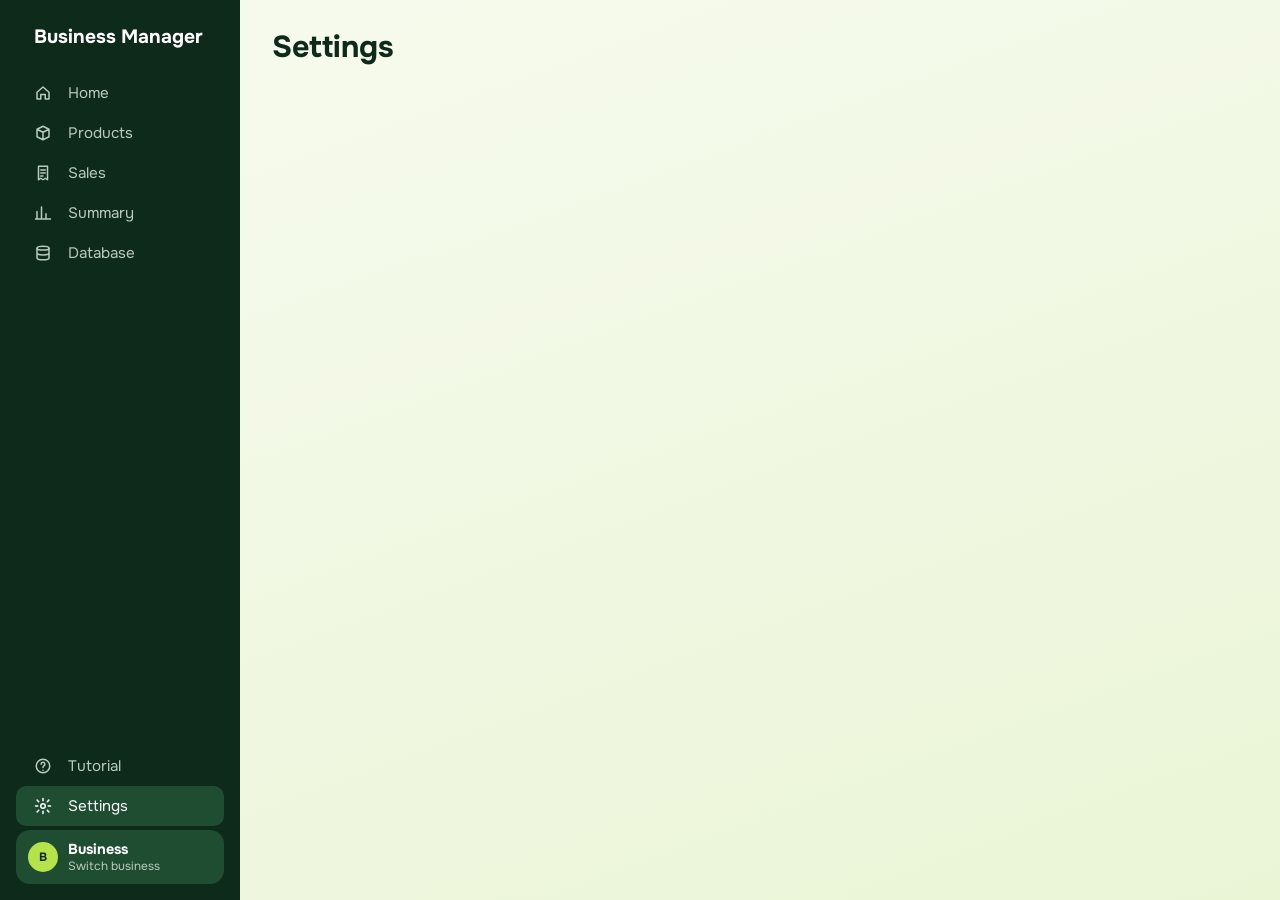
<file: app/src/main/resources/static/settings.html>
<!DOCTYPE html>
<html lang="en">
<head>
	<meta charset="UTF-8">
	<title>Business Manager | Settings</title>
	<link rel="preconnect" href="https://fonts.googleapis.com">
	<link rel="preconnect" href="https://fonts.gstatic.com" crossorigin>
	<link href="https://fonts.googleapis.com/css2?family=Onest:wght@400;500;600;700&display=swap" rel="stylesheet">
	<link rel="stylesheet" href="css/style.css">
	<link rel="stylesheet" href="css/products.css">
</head>
<body>
<div class="app">
	<!-- Sidebar -->
	<aside class="sidebar">
		<a href="index.html" class="logo">Business Manager</a>

		<nav class="nav">
			<a href="index.html" class="nav-link" title="Home">
				<svg viewBox="0 0 24 24"><path d="M4 11 12 4l8 7v9h-5v-6H9v6H4z"/></svg>
				Home
			</a>
			<a href="products.html" class="nav-link" title="Products">
				<svg viewBox="0 0 24 24"><path d="M12 3 4 7v10l8 4 8-4V7zM4 7l8 4 8-4M12 11v10"/></svg>
				Products
			</a>
			<a href="sales.html" class="nav-link" title="Sales">
				<svg viewBox="0 0 24 24"><path d="M6 3h12v18l-3-2-3 2-3-2-3 2zM9 8h6M9 12h6M9 16h3"/></svg>
				Sales
			</a>
			<a href="summary.html" class="nav-link" title="Summary">
				<svg viewBox="0 0 24 24"><path d="M4 20V10M10 20V4M16 20v-7M22 20H2"/></svg>
				Summary
			</a>
			<a href="database.html" class="nav-link" title="Database">
				<svg viewBox="0 0 24 24"><ellipse cx="12" cy="5.5" rx="8" ry="2.5"/><path d="M4 5.5v13c0 1.4 3.6 2.5 8 2.5s8-1.1 8-2.5v-13M4 12c0 1.4 3.6 2.5 8 2.5s8-1.1 8-2.5"/></svg>
				Database
			</a>
		</nav>

		<!-- Bottom Navigation -->
		<nav class="nav nav-bottom">
			<button type="button" class="nav-link" title="Tutorial">
				<svg viewBox="0 0 24 24"><circle cx="12" cy="12" r="9"/><path d="M9.5 9.5a2.5 2.5 0 1 1 3.5 2.3c-.7.3-1 .9-1 1.6V14M12 17.5v.01"/></svg>
				Tutorial
			</button>
			<a href="settings.html" class="nav-link active" title="Settings">
				<svg viewBox="0 0 24 24"><circle cx="12" cy="12" r="3"/><path d="M12 2v3M12 19v3M4.2 4.2l2.1 2.1M17.7 17.7l2.1 2.1M2 12h3M19 12h3M4.2 19.8l2.1-2.1M17.7 6.3l2.1-2.1"/></svg>
				Settings
			</a>
		</nav>

		<!-- Business Switcher -->
		<details class="business" name="dropdown">
			<summary>
				<span class="avatar">B</span>
				<span class="business-name">
					<strong>Business</strong>
					<small>Switch business</small>
				</span>
			</summary>
			<div class="menu">
				<button type="button" class="selected"><span class="avatar">B</span>Business</button>
				<button type="button"><span class="avatar">B</span>Business 2</button>
				<a href="index.html" class="add-business">+ New business</a>
			</div>
		</details>
	</aside>

	<main class="main">
		<!-- Page Title -->
		<header class="page-header">
			<h1>Settings</h1>
		</header>
	</main>
</div>

<!-- Notifications -->
<div class="notifications" role="status"></div>

<!-- Templates -->

<!-- One notification (goes inside .notifications) -->
<template id="template-notification">
	<div class="notification">
		<span class="notification-icon"><svg viewBox="0 0 24 24"><path d="M12 6v7M12 18v.01"/></svg></span>
		<span class="notification-message"></span>
		<button type="button" class="close-btn" title="Close"><svg viewBox="0 0 24 24"><path d="M6 6l12 12M18 6 6 18"/></svg></button>
	</div>
</template>

<script src="js/notifications.js"></script>
<script src="js/product-form.js" defer></script>
<script src="js/product-list.js" defer></script>
</body>
</html>
</file>
<file: css/style.css>
/*
Shared styles throughout the project, such as colors, base, layout (sidebar, main), and shared
elements (buttons, search, dropdowns, tags).
*/

/* ===== Colors ===== */
:root {
	--primary: #0E2A1B;
	--primary-hover: #1F4D32;
	--accent: #B5E34A;
	--accent-light: #EEF8D6;
	--text: #0E2A1B;
	--text-secondary: #6A7A6F;
	--background: #FFFFFF;
	--border: #E3EADA;
	--page-top: #f7fbef;
	--page-bottom: #EAF5D6;
	--red: #D9534A;
	--sidebar-text: #B9CBBD;
	--overlay: rgba(14, 42, 27, 0.4);
}

/* ===== Base ===== */
/* Font sizes use rem to follow the browser's text size setting */
/* 1rem = 16px by default, 0.9rem = about 14px, 0.75rem = 12px */
* {
	box-sizing: border-box;
}

body {
	margin: 0;
	font-family: "Onest", sans-serif;
	font-size: 0.95rem;
	color: var(--text);
	background: linear-gradient(160deg, var(--page-top), var(--page-bottom)) fixed;
}

a {
	color: inherit;
	text-decoration: none;
}

button {
	font: inherit;
	color: inherit;
	background: none;
	border: none;
	text-align: left;
}

a, button, summary {
	transition: 0.15s;
	user-select: none;
	cursor: pointer;
}

summary {
	list-style: none;
}

h1 {
	margin: 0;
	font-size: 1.9rem;
}

svg {
	width: 18px;
	height: 18px;
	fill: none;
	stroke: currentColor;
	stroke-width: 2;
	stroke-linecap: round;
	stroke-linejoin: round;
}

.avatar, .plus, .thumb, .dots, .close-btn, .notification-icon {
	display: flex;
	align-items: center;
	justify-content: center;
	flex-shrink: 0;
	font-weight: 700;
}

/* ===== Layout ===== */
.app {
	min-width: 1000px;
}

/* Content stops growing at 1400px wide and centers instead */
.main {
	margin-left: 240px;
	padding: 28px max(32px, (100vw - 1640px) / 2);
}

.page-header, .toolbar {
	display: flex;
	justify-content: space-between;
	gap: 12px;
	margin-bottom: 20px;
}

/* Sidebar */
.sidebar {
	position: fixed;
	top: 0;
	left: 0;
	width: 240px;
	height: 100vh;
	display: flex;
	flex-direction: column;
	gap: 4px;
	padding: 24px 16px 16px;
	background: var(--primary);
	color: var(--sidebar-text);
}

.logo {
	margin-bottom: 20px;
	padding: 0 18px;
	font-size: 1.2rem;
	white-space: nowrap;
	font-weight: 700;
	color: white;
}

.nav-bottom {
	margin-top: auto;
}

.nav-link {
	display: flex;
	align-items: center;
	gap: 10px;
	width: 100%;
	padding: 10px 12px;
	border-radius: 10px;
}

.nav-link svg {
	margin: 0 6px;
}

.nav-link:hover, .nav-link.active {
	background: var(--primary-hover);
	color: white;
}

.nav-link:active {
	transform: scale(0.97);
}

/* Business switcher */
.business summary {
	display: flex;
	align-items: center;
	gap: 10px;
	padding: 10px 12px;
	border-radius: 14px;
	background: var(--primary-hover);
}

.business summary:hover, .business[open] summary {
	filter: brightness(1.2);
}

.business summary:active {
	transform: scale(0.97);
}

.business-name {
	display: flex;
	flex-direction: column;
	min-width: 0;
	font-size: 0.9rem;
}

.business-name strong, .business-name small {
	white-space: nowrap;
	overflow: hidden;
	text-overflow: ellipsis;
}

.business-name strong {
	color: white;
	font-size: 0.9rem;
}

.avatar {
	width: 30px;
	height: 30px;
	border-radius: 50%;
	background: var(--accent);
	color: var(--primary);
	font-size: 0.75rem;
}

.business .menu {
	top: auto;
	bottom: 60px;
	left: 0;
}

.business .menu button, .business .menu a {
	display: flex;
	align-items: center;
	gap: 10px;
	border-radius: 10px;
}

/* ===== Shared Elements ===== */
/* Buttons */
.btn {
	display: flex;
	align-items: center;
	justify-content: center;
	gap: 8px;
	padding: 8px 16px;
	border: 1px solid var(--border);
	border-radius: 1000px;
	background: var(--background);
	font-weight: 600;
	white-space: nowrap;
}

.btn:hover {
	background: var(--accent-light);
	border-color: var(--primary-hover);
}

.btn:active, .dots:active {
	transform: scale(0.95);
}

.btn-dark {
	background: var(--primary);
	border-color: var(--primary);
	color: white;
}

.btn-dark:hover {
	background: var(--primary-hover);
	color: var(--accent);
}

.header-actions {
	display: flex;
	align-items: center;
	gap: 8px;
}

.refresh-icon {
	width: 42px;
	height: 42px;
	padding: 0;
}

.plus {
	width: 24px;
	height: 24px;
	margin-left: -8px;
	border-radius: 50%;
	background: var(--accent);
	color: var(--primary);
}

.search {
	flex: 1;
	display: flex;
	align-items: center;
	gap: 10px;
	padding: 0 16px;
	border: 1px solid var(--border);
	border-radius: 1000px;
	background: var(--background);
	color: var(--text-secondary);
}

.search input {
	flex: 1;
	min-width: 0;
	padding: 11px 0;
	border: none;
	outline: none;
	background: transparent;
	font: inherit;
}

.toolbar > .dropdown > summary {
	height: 100%;
}

/* Dropdowns */
.dropdown, .business {
	position: relative;
}

.menu {
	position: absolute;
	top: calc(100% + 6px);
	right: 0;
	z-index: 10;
	min-width: 180px;
	padding: 6px;
	border: 1px solid var(--border);
	border-radius: 14px;
	background: var(--background);
	color: var(--text);
	font-weight: 500;
	box-shadow: 0 10px 30px rgba(0, 0, 0, 0.15);
}

.menu a, .menu button {
	display: block;
	width: 100%;
	padding: 8px 12px;
	border-radius: 8px;
}

.menu a:hover, .menu button:hover, .menu .selected {
	background: var(--accent-light);
}

.menu a:active, .menu button:active {
	transform: scale(0.97);
}

.menu .delete {
	color: var(--red);
}

.dots {
	width: 34px;
	height: 34px;
	border-radius: 50%;
	color: var(--text-secondary);
}

.dots:hover {
	background: var(--accent-light);
}

.dots svg {
	fill: currentColor;
}

/* Submenus */
.submenu {
	position: relative;
}

.submenu summary {
	display: flex;
	align-items: center;
	justify-content: space-between;
	padding: 8px 8px 8px 12px;
	border-radius: 8px;
}

.submenu summary svg {
	width: 16px;
	height: 16px;
	color: var(--text-secondary);
}

.submenu summary:hover {
	background: var(--accent-light);
}

.submenu[open] > summary svg {
	color: var(--text);
}

.tag-sort-menu {
	top: -7px;
	right: calc(100% + 12px);
	width: 200px;
}

.search-small {
	padding: 0 10px;
	margin-bottom: 6px;
}

.search-small svg {
	width: 16px;
	height: 16px;
}

.search-small input {
	padding: 7px 0;
	font-size: 0.9rem;
}

.tag-sort-list {
	max-height: 220px;
	overflow-y: auto;
}

.tag-sort-list button {
	white-space: nowrap;
	overflow: hidden;
	text-overflow: ellipsis;
}

/* Tags */
.tags {
	display: flex;
	align-items: center;
	gap: 6px;
}

.tag {
	padding: 3px 10px;
	border-radius: 1000px;
	background: var(--tag-bg, var(--accent-light));
	color: var(--tag-text, var(--primary-hover));
	font-size: 0.75rem;
	white-space: nowrap;
}

.tag-more {
	background: var(--primary);
	color: var(--accent);
}

.tag-more:hover, .dropdown[open] > .tag-more {
	background: var(--primary-hover);
}

.tag-more:active {
	transform: scale(0.9);
}

.tag-menu {
	top: 28px;
	left: 0;
	right: auto;
	min-width: 0;
	display: flex;
	flex-direction: column;
	gap: 6px;
}

.tags > .tag, .tag-menu .tag {
	overflow: hidden;
	text-overflow: ellipsis;
}

.tags > .tag {
	max-width: 90px;
}

.tag-menu .tag {
	max-width: 200px;
}

/* Tag Colors */
.tag-green { --tag-bg: #EEF8D6; --tag-text: #1F4D32; --tag-dot: #B5E34A; }
.tag-blue { --tag-bg: #E3EEFB; --tag-text: #1E4A7A; --tag-dot: #6FA8E8; }
.tag-purple { --tag-bg: #EEEAFB; --tag-text: #4A3A8C; --tag-dot: #9B8BE0; }
.tag-pink { --tag-bg: #FBE7F0; --tag-text: #8A2C55; --tag-dot: #E88BB5; }
.tag-red { --tag-bg: #FBE6E4; --tag-text: #8E2A23; --tag-dot: #E8776F; }
.tag-orange { --tag-bg: #FCEBDC; --tag-text: #8A4A12; --tag-dot: #F0A35E; }
.tag-yellow { --tag-bg: #FBF3D0; --tag-text: #6E5A0B; --tag-dot: #E8CC4F; }
.tag-gray { --tag-bg: #ECEFEC; --tag-text: #4A554E; --tag-dot: #A3AEA6; }

.tag-dot {
	width: 10px;
	height: 10px;
	flex-shrink: 0;
	border-radius: 50%;
	background: var(--tag-dot, var(--accent));
}

/* ===== Panels ===== */
/* This is for add product, view product, and register sales */
.panel {
	inset: 0 0 0 auto;
	width: 50vw;
	min-width: 480px;
	height: 100vh;
	max-height: none;
	margin: 0;
	padding: 28px 32px;
	border: none;
	border-radius: 20px 0 0 20px;
	background: var(--background);
	color: var(--text);
	overflow-y: auto;
}

.popup {
	inset: 0;
	margin: auto;
	width: 450px;
	min-width: 0;
	height: fit-content;
	max-height: 90vh;
	padding: 24px;
	border-radius: 20px;
}

.panel::backdrop {
	background: var(--overlay);
}

.panel:popover-open {
	animation: slide-in 0.25s ease-out;
}

.popup:popover-open {
	animation: pop-in 0.2s ease-out;
}

.popup:popover-open::backdrop {
	animation: fade-in 0.25s ease-out;
}

@keyframes slide-in {
	from { transform: translateX(40px); opacity: 0;}
}

@keyframes pop-in {
	from { transform: scale(0.95); opacity: 0;}
}

@keyframes fade-in {
	from { opacity: 0;}
}

.panel-header {
	display: flex;
	align-items: center;
	justify-content: space-between;
	margin-bottom: 24px;
}

.panel-header h2 {
	margin: 0;
	font-size: 1.5rem;
}

.close-btn {
	width: 36px;
	height: 36px;
	margin-right: -9px;
	border-radius: 50%;
	color: var(--text-secondary);
}

.close-btn:hover {
	background: var(--accent-light);
	color: var(--text);
}

/* ===== Notifications ===== */
.notifications {
	position: fixed;
	bottom: 20px;
	right: 20px;
	z-index: 20;
	display: flex;
	flex-direction: column;
	align-items: flex-end;
	gap: 10px;
}

.notification {
	display: flex;
	align-items: center;
	gap: 12px;
	max-width: 440px;
	padding: 10px 10px 10px 12px;
	border-radius: 20px;
	background: var(--primary);
	color: white;
	font-weight: 600;
	box-shadow: 0 2px 6px rgba(0, 0, 0, 0.2), 0 16px 40px rgba(0, 0, 0, 0.35);
	animation: notification-in 0.25s ease-out;
}

.notification:nth-last-child(n+4) {
	display: none;
}

.notification-icon {
	width: 28px;
	height: 28px;
	border-radius: 50%;
	background: var(--accent);
	color: var(--primary);
}

.notification-icon svg {
	width: 16px;
	height: 16px;
	stroke-width: 3;
}

.notification-message {
	flex: 1;
	min-width: 0;
	overflow-wrap: anywhere;
}

.notification .close-btn {
	width: 30px;
	height: 30px;
	margin: 0;
	color: var(--sidebar-text);
}

.notification .close-btn:hover {
	background: var(--primary-hover);
	color: white;
}

.notification .close-btn:active {
	transform: scale(0.9);
}

@keyframes notification-in {
	from { transform: translateY(12px); opacity: 0;}
}

/* ===== Responsiveness ===== */
/* Works for computer screens only. Mobile is not guaranteed to be fully responsive */
@media (max-width: 1150px) {
	.sidebar {
		width: 72px;
		padding: 24px 12px 16px;
	}

	.main {
		margin-left: 72px;
	}

	.logo, .business-name {
		display: none;
	}

	.nav-link {
		justify-content: center;
		padding: 10px 0;
		font-size: 0;
		gap: 0;
	}

	.nav-link svg {
		margin: 0;
	}

	.business summary {
		justify-content: center;
		padding: 10px 0;
	}
}
</file>
<file: app/src/main/resources/static/css/style.css>
/*
Shared styles throughout the project, such as colors, base, layout (sidebar, main), and shared
elements (buttons, search, dropdowns, tags).
*/

/* ===== Colors ===== */
:root {
	--primary: #0E2A1B;
	--primary-hover: #1F4D32;
	--accent: #B5E34A;
	--accent-light: #EEF8D6;
	--text: #0E2A1B;
	--text-secondary: #6A7A6F;
	--background: #FFFFFF;
	--border: #E3EADA;
	--page-top: #f7fbef;
	--page-bottom: #EAF5D6;
	--red: #D9534A;
	--sidebar-text: #B9CBBD;
	--overlay: rgba(14, 42, 27, 0.4);
}

/* ===== Base ===== */
/* Font sizes use rem to follow the browser's text size setting */
/* 1rem = 16px by default, 0.9rem = about 14px, 0.75rem = 12px */
* {
	box-sizing: border-box;
}

body {
	margin: 0;
	font-family: "Onest", sans-serif;
	font-size: 0.95rem;
	color: var(--text);
	background: linear-gradient(160deg, var(--page-top), var(--page-bottom)) fixed;
}

a {
	color: inherit;
	text-decoration: none;
}

button {
	font: inherit;
	color: inherit;
	background: none;
	border: none;
	text-align: left;
}

a, button, summary {
	transition: 0.15s;
	user-select: none;
	cursor: pointer;
}

summary {
	list-style: none;
}

h1 {
	margin: 0;
	font-size: 1.9rem;
}

svg {
	width: 18px;
	height: 18px;
	fill: none;
	stroke: currentColor;
	stroke-width: 2;
	stroke-linecap: round;
	stroke-linejoin: round;
}

.avatar, .plus, .thumb, .dots, .close-btn, .notification-icon {
	display: flex;
	align-items: center;
	justify-content: center;
	flex-shrink: 0;
	font-weight: 700;
}

/* ===== Layout ===== */
.app {
	min-width: 1000px;
}

/* Content stops growing at 1400px wide and centers instead */
.main {
	margin-left: 240px;
	padding: 28px max(32px, (100vw - 1640px) / 2);
}

.page-header, .toolbar {
	display: flex;
	justify-content: space-between;
	gap: 12px;
	margin-bottom: 20px;
}

/* Sidebar */
.sidebar {
	position: fixed;
	top: 0;
	left: 0;
	width: 240px;
	height: 100vh;
	display: flex;
	flex-direction: column;
	gap: 4px;
	padding: 24px 16px 16px;
	background: var(--primary);
	color: var(--sidebar-text);
}

.logo {
	margin-bottom: 20px;
	padding: 0 18px;
	font-size: 1.2rem;
	white-space: nowrap;
	font-weight: 700;
	color: white;
}

.nav-bottom {
	margin-top: auto;
}

.nav-link {
	display: flex;
	align-items: center;
	gap: 10px;
	width: 100%;
	padding: 10px 12px;
	border-radius: 10px;
}

.nav-link svg {
	margin: 0 6px;
}

.nav-link:hover, .nav-link.active {
	background: var(--primary-hover);
	color: white;
}

.nav-link:active {
	transform: scale(0.97);
}

/* Business switcher */
.business summary {
	display: flex;
	align-items: center;
	gap: 10px;
	padding: 10px 12px;
	border-radius: 14px;
	background: var(--primary-hover);
}

.business summary:hover, .business[open] summary {
	filter: brightness(1.2);
}

.business summary:active {
	transform: scale(0.97);
}

.business-name {
	display: flex;
	flex-direction: column;
	min-width: 0;
	font-size: 0.9rem;
}

.business-name strong, .business-name small {
	white-space: nowrap;
	overflow: hidden;
	text-overflow: ellipsis;
}

.business-name strong {
	color: white;
	font-size: 0.9rem;
}

.avatar {
	width: 30px;
	height: 30px;
	border-radius: 50%;
	background: var(--accent);
	color: var(--primary);
	font-size: 0.75rem;
}

.business .menu {
	top: auto;
	bottom: 60px;
	left: 0;
}

.business .menu button, .business .menu a {
	display: flex;
	align-items: center;
	gap: 10px;
	border-radius: 10px;
}

/* ===== Shared Elements ===== */
/* Buttons */
.btn {
	display: flex;
	align-items: center;
	justify-content: center;
	gap: 8px;
	padding: 8px 16px;
	border: 1px solid var(--border);
	border-radius: 1000px;
	background: var(--background);
	font-weight: 600;
	white-space: nowrap;
}

.btn:hover {
	background: var(--accent-light);
	border-color: var(--primary-hover);
}

.btn:active, .dots:active {
	transform: scale(0.95);
}

.btn-dark {
	background: var(--primary);
	border-color: var(--primary);
	color: white;
}

.btn-dark:hover {
	background: var(--primary-hover);
	color: var(--accent);
}

.header-actions {
	display: flex;
	align-items: center;
	gap: 8px;
}

.refresh-icon {
	width: 42px;
	height: 42px;
	padding: 0;
}

.plus {
	width: 24px;
	height: 24px;
	margin-left: -8px;
	border-radius: 50%;
	background: var(--accent);
	color: var(--primary);
}

.search {
	flex: 1;
	display: flex;
	align-items: center;
	gap: 10px;
	padding: 0 16px;
	border: 1px solid var(--border);
	border-radius: 1000px;
	background: var(--background);
	color: var(--text-secondary);
}

.search input {
	flex: 1;
	min-width: 0;
	padding: 11px 0;
	border: none;
	outline: none;
	background: transparent;
	font: inherit;
}

.toolbar > .dropdown > summary {
	height: 100%;
}

/* Dropdowns */
.dropdown, .business {
	position: relative;
}

.menu {
	position: absolute;
	top: calc(100% + 6px);
	right: 0;
	z-index: 10;
	min-width: 180px;
	padding: 6px;
	border: 1px solid var(--border);
	border-radius: 14px;
	background: var(--background);
	color: var(--text);
	font-weight: 500;
	box-shadow: 0 10px 30px rgba(0, 0, 0, 0.15);
}

.menu a, .menu button {
	display: block;
	width: 100%;
	padding: 8px 12px;
	border-radius: 8px;
}

.menu a:hover, .menu button:hover, .menu .selected {
	background: var(--accent-light);
}

.menu a:active, .menu button:active {
	transform: scale(0.97);
}

.menu .delete {
	color: var(--red);
}

.menu-message {
	margin: 0;
	padding: 6px 12px;
	color: var(--text-secondary);
	font-size: 0.8rem;
}

.menu-message:empty {
	display: none;
}

.dots {
	width: 34px;
	height: 34px;
	border-radius: 50%;
	color: var(--text-secondary);
}

.dots:hover {
	background: var(--accent-light);
}

.dots svg {
	fill: currentColor;
}

/* Submenus */
.submenu {
	position: relative;
}

.submenu summary {
	display: flex;
	align-items: center;
	justify-content: space-between;
	padding: 8px 8px 8px 12px;
	border-radius: 8px;
}

.submenu summary svg {
	width: 16px;
	height: 16px;
	color: var(--text-secondary);
}

.submenu summary:hover {
	background: var(--accent-light);
}

.submenu[open] > summary svg {
	color: var(--text);
}

.tag-sort-menu {
	top: -7px;
	right: calc(100% + 12px);
	width: 200px;
}

.search-small {
	padding: 0 10px;
	margin-bottom: 6px;
}

.search-small svg {
	width: 16px;
	height: 16px;
}

.search-small input {
	padding: 7px 0;
	font-size: 0.9rem;
}

.tag-sort-list {
	max-height: 220px;
	overflow-y: auto;
}

.tag-sort-list button {
	white-space: nowrap;
	overflow: hidden;
	text-overflow: ellipsis;
}

/* Tags */
.tags {
	display: flex;
	align-items: center;
	gap: 6px;
}

.tag {
	padding: 3px 10px;
	border-radius: 1000px;
	background: var(--tag-bg, var(--accent-light));
	color: var(--tag-text, var(--primary-hover));
	font-size: 0.75rem;
	white-space: nowrap;
}

.tag-more {
	background: var(--primary);
	color: var(--accent);
}

.tag-more:hover, .dropdown[open] > .tag-more {
	background: var(--primary-hover);
}

.tag-more:active {
	transform: scale(0.9);
}

.tag-menu {
	top: 28px;
	left: 0;
	right: auto;
	min-width: 0;
	display: flex;
	flex-direction: column;
	gap: 6px;
}

.tags > .tag, .tag-menu .tag {
	overflow: hidden;
	text-overflow: ellipsis;
}

.tags > .tag {
	max-width: 90px;
}

.tag-menu .tag {
	max-width: 200px;
}

/* Tag Colors */
.tag-green { --tag-bg: #EEF8D6; --tag-text: #1F4D32; --tag-dot: #B5E34A; }
.tag-blue { --tag-bg: #E3EEFB; --tag-text: #1E4A7A; --tag-dot: #6FA8E8; }
.tag-purple { --tag-bg: #EEEAFB; --tag-text: #4A3A8C; --tag-dot: #9B8BE0; }
.tag-pink { --tag-bg: #FBE7F0; --tag-text: #8A2C55; --tag-dot: #E88BB5; }
.tag-red { --tag-bg: #FBE6E4; --tag-text: #8E2A23; --tag-dot: #E8776F; }
.tag-orange { --tag-bg: #FCEBDC; --tag-text: #8A4A12; --tag-dot: #F0A35E; }
.tag-yellow { --tag-bg: #FBF3D0; --tag-text: #6E5A0B; --tag-dot: #E8CC4F; }
.tag-gray { --tag-bg: #ECEFEC; --tag-text: #4A554E; --tag-dot: #A3AEA6; }

.tag-dot {
	width: 10px;
	height: 10px;
	flex-shrink: 0;
	border-radius: 50%;
	background: var(--tag-dot, var(--accent));
}

/* ===== Stat Cards and Graphs ===== */
.stat-cards {
	display: grid;
	grid-template-columns: repeat(3, minmax(0, 1fr));
	gap: 10px;
	margin-bottom: 20px;
}

.stat-card {
	display: flex;
	flex-direction: column;
	gap: 4px;
	padding: 12px 14px;
	border: 1px solid var(--border);
	border-radius: 16px;
	background: var(--page-top);
}

.stat-label {
	color: var(--text-secondary);
	font-size: 0.8rem;
}

.stat-value {
	font-size: 1.3rem;
	font-weight: 700;
	overflow-wrap: anywhere;
}

.graph {
	height: 150px;
	display: flex;
	align-items: center;
	justify-content: center;
	border: 1.5px dashed var(--sidebar-text);
	border-radius: 16px;
	background: var(--page-top);
	color: var(--text-secondary);
	font-weight: 600;
}

/* ===== Panels ===== */
/* This is for add product, view product, and register sales */
.panel {
	inset: 0 0 0 auto;
	width: 50vw;
	min-width: 480px;
	height: 100vh;
	max-height: none;
	margin: 0;
	padding: 28px 32px;
	border: none;
	border-radius: 20px 0 0 20px;
	background: var(--background);
	color: var(--text);
	overflow-y: auto;
}

.popup {
	inset: 0;
	margin: auto;
	width: 450px;
	min-width: 0;
	height: fit-content;
	max-height: 90vh;
	padding: 24px;
	border-radius: 20px;
}

.panel::backdrop {
	background: var(--overlay);
}

/* Stops the page behind from scrolling while a panel is open */
html:has(.panel:popover-open) {
	overflow: hidden;
}

.panel:popover-open {
	animation: slide-in 0.25s ease-out;
}

.popup:popover-open {
	animation: pop-in 0.2s ease-out;
}

.popup:popover-open::backdrop {
	animation: fade-in 0.25s ease-out;
}

@keyframes slide-in {
	from { transform: translateX(40px); opacity: 0;}
}

@keyframes pop-in {
	from { transform: scale(0.95); opacity: 0;}
}

@keyframes fade-in {
	from { opacity: 0;}
}

.panel-header {
	display: flex;
	align-items: center;
	justify-content: space-between;
	margin-bottom: 24px;
}

.panel-header h2 {
	margin: 0;
	font-size: 1.5rem;
}

.close-btn {
	width: 36px;
	height: 36px;
	margin-right: -9px;
	border-radius: 50%;
	color: var(--text-secondary);
}

.close-btn:hover {
	background: var(--accent-light);
	color: var(--text);
}

.confirm-message {
	margin: 0 0 20px;
	line-height: 1.5;
}

.popup:has(.confirm-message) .panel-header {
	margin-bottom: 12px;
}

.confirm-actions {
	display: flex;
	justify-content: flex-end;
	gap: 8px;
}

.btn-danger {
	background: var(--red);
	border-color: var(--red);
	color: white;
}

.btn-danger:hover {
	background: #C2453D;
	border-color: #C2453D;
}

/* ===== Notifications ===== */
.notifications {
	position: fixed;
	bottom: 20px;
	right: 20px;
	z-index: 20;
	display: flex;
	flex-direction: column;
	align-items: flex-end;
	gap: 10px;
}

.notification {
	display: flex;
	align-items: center;
	gap: 12px;
	max-width: 440px;
	padding: 10px 10px 10px 12px;
	border-radius: 20px;
	background: var(--primary);
	color: white;
	font-weight: 600;
	box-shadow: 0 2px 6px rgba(0, 0, 0, 0.2), 0 16px 40px rgba(0, 0, 0, 0.35);
	animation: notification-in 0.25s ease-out;
}

.notification:nth-last-child(n+4) {
	display: none;
}

.notification-icon {
	width: 28px;
	height: 28px;
	border-radius: 50%;
	background: var(--accent);
	color: var(--primary);
}

.notification-icon svg {
	width: 16px;
	height: 16px;
	stroke-width: 3;
}

.notification-message {
	flex: 1;
	min-width: 0;
	overflow-wrap: anywhere;
}

.notification .close-btn {
	width: 30px;
	height: 30px;
	margin: 0;
	color: var(--sidebar-text);
}

.notification .close-btn:hover {
	background: var(--primary-hover);
	color: white;
}

.notification .close-btn:active {
	transform: scale(0.9);
}

@keyframes notification-in {
	from { transform: translateY(12px); opacity: 0;}
}

.notification.hiding {
	animation: notification-out 0.2s ease-in forwards;
}

@keyframes notification-out {
	to { transform: translateY(20px); opacity: 0;}
}

/* ===== Status Messages ===== */
.status-message {
	margin: 0;
	padding: 10px 14px;
	border: 1px solid var(--border);
	border-radius: 12px;
	background: var(--page-top);
	color: var(--text-secondary);
	font-size: 0.9rem;
}

.status-message:empty {
	display: none;
}

/* ===== Responsiveness ===== */
/* Works for computer screens only. Mobile is not guaranteed to be fully responsive */
@media (max-width: 1150px) {
	.sidebar {
		width: 72px;
		padding: 24px 12px 16px;
	}

	.main {
		margin-left: 72px;
	}

	.logo, .business-name {
		display: none;
	}

	.nav-link {
		justify-content: center;
		padding: 10px 0;
		font-size: 0;
		gap: 0;
	}

	.nav-link svg {
		margin: 0;
	}

	.business summary {
		justify-content: center;
		padding: 10px 0;
	}
}
/* Notification dismissal animation used by notifications.js. */
.notification.hiding {
	animation: notification-out 0.2s ease-in forwards;
}

@keyframes notification-out {
	to { transform: translateY(20px); opacity: 0; }
}
</file>
<file: app/src/main/resources/static/css/home.css>
/* Features */
.home {
    display: grid;
    grid-template-columns: 1.15fr 1fr;
    min-height: 100vh;
    padding: 0;
}

.home-intro {
    display: flex;
    flex-direction: column;
    justify-content: center;
    padding: 48px 56px;
}

.home-label {
    margin: 0 0 8px;
    color: var(--primary-hover);
    font-size: 0.9rem;
    font-weight: 700;
}

.home-title {
    margin: 0 0 36px;
    font-size: 2.4rem;
    font-weight: 800;
    letter-spacing: -0.02em;
    line-height: 1.15;
}

.home-features {
    list-style: none;
    margin: 0;
    padding: 0;
    display: flex;
    flex-direction: column;
    gap: 28px;
    max-width: 520px;
}

.home-feature {
    display: flex;
    gap: 16px;
}

.home-feature-icon {
    display: flex;
    align-items: center;
    justify-content: center;
    flex-shrink: 0;
    width: 44px;
    height: 44px;
    border-radius: 12px;
    background: var(--accent-light);
    color: var(--primary-hover);
}

.home-feature-icon svg {
    width: 22px;
    height: 22px;
}

.home-feature h2 {
    margin: 0 0 4px;
    font-size: 1.05rem;
}

.home-feature p {
    margin: 0;
    color: var(--text-secondary);
    line-height: 1.5;
}

/* Create Business */
.home-start {
    position: relative;
    overflow: hidden;
    display: flex;
    flex-direction: column;
    justify-content: center;
    padding: 48px 56px;
    background: var(--primary);
    color: white;
}

.home-squiggle {
    position: absolute;
    top: -10px;
    right: -16px;
    width: 300px;
    height: 180px;
    stroke: var(--accent);
    stroke-width: 4;
}

.home-squiggle-bottom {
    top: auto;
    right: auto;
    bottom: -10px;
    left: -16px;
    transform: rotate(180deg);
}

.home-start-title {
    position: relative;
    margin: 0 0 28px;
    font-size: 1.8rem;
    font-weight: 800;
    letter-spacing: -0.01em;
}

.business-form {
    position: relative;
    display: flex;
    flex-direction: column;
    gap: 20px;
    max-width: 380px;
}

.home-field {
    display: flex;
    flex-direction: column;
    gap: 4px;
}

.home-field-label {
    font-size: 0.9rem;
    font-weight: 600;
}

.home-optional {
    color: var(--sidebar-text);
    font-weight: 400;
}

.home-input {
    height: 44px;
    padding: 0 14px;
    border: 1px solid transparent;
    border-radius: 12px;
    background: var(--primary-hover);
    color: white;
    font: inherit;
    outline: none;
}

.home-input::placeholder {
    color: var(--sidebar-text);
}

.home-input:focus {
    border-color: var(--accent);
}

.home-upload-row {
    display: flex;
    align-items: center;
    gap: 12px;
}

.home-upload {
    display: flex;
    align-items: center;
    justify-content: center;
    width: 56px;
    height: 56px;
    border: 1.5px dashed rgba(185, 203, 189, 0.4);
    border-radius: 14px;
    color: var(--sidebar-text);
    cursor: pointer;
    transition: 0.15s;
}

.home-upload:hover {
    border-color: var(--accent);
    color: white;
}

.home-upload:active {
    transform: scale(0.95);
}

.home-upload svg {
    width: 24px;
    height: 24px;
}

.home-upload-tip {
    color: var(--sidebar-text);
    font-size: 0.85rem;
}

.home-submit {
    align-self: flex-start;
    margin-top: 8px;
    padding: 10px 22px;
    background: var(--accent);
    border-color: var(--accent);
    color: var(--primary);
}

.home-submit:hover {
    background: #C6EC6B;
    border-color: #C6EC6B;
}
</file>
<file: css/products.css>
.list-header, .row {
	display: grid;
	grid-template-columns: 44px 1fr 90px 100px 240px 250px;
	align-items: center;
	gap: 18px;
}

.list-header {
	padding: 0 13px 8px 19px;
	color: var(--text-secondary);
	font-size: 0.8rem;
}

.product-list, .subproducts {
	list-style: none;
	margin: 0;
	padding: 0;
	display: flex;
	flex-direction: column;
	gap: 10px;
}

/* Line connecting subproducts */
.subproducts {
	margin: 10px 0 0 22px;
	padding-left: 18px;
	border-left: 2px solid var(--accent);
}

.row {
	padding: 12px 12px 12px 18px;
	border: 1px solid var(--border);
	border-radius: 20px;
	background: var(--background);
	font-weight: 600;
}

.row:has([open]) {
	position: relative;
	z-index: 10;
}

.name, .stock, .price {
	min-width: 0;
	white-space: nowrap;
	overflow: hidden;
	text-overflow: ellipsis;
}

.thumb {
	width: 44px;
	height: 44px;
	border-radius: 12px;
	background: var(--accent-light);
	color: var(--primary-hover);
	font-size: 0.8rem;
}

.actions {
	display: flex;
	align-items: center;
	justify-content: flex-end;
	gap: 6px;
}

.btn-sale {
	width: 124px;
}

.btn-view {
	width: 70px;
}

@media(max-width: 1150px) {
	.list-header, .row {
		grid-template-columns: 44px 1fr 60px 80px 170px 240px;
		gap: 12px;
	}

	.list-header {
		padding-left: 19px;
	}
}

/* ===== Product Panel (add and view products) ===== */
/* Show/hide parts of the panel depending on if it's adding or viewing a product */
.panel-product:not(.is-viewing) .view-only, .panel-product.is-viewing .add-only {
	display: none;
}

/* Stats and graphs (view only) */
.product-stats {
	padding-bottom: 32px;
	border-bottom: 1px solid var(--border);
}

.stat-cards {
	display: grid;
	grid-template-columns: repeat(3, minmax(0, 1fr));
	gap: 10px;
	margin-bottom: 20px;
}

.stat-card {
	display: flex;
	flex-direction: column;
	gap: 4px;
	padding: 12px 14px;
	border: 1px solid var(--border);
	border-radius: 16px;
	background: var(--page-top);
}

.stat-label {
	color: var(--text-secondary);
	font-size: 0.8rem;
}

.stat-value {
	font-size: 1.3rem;
	font-weight: 700;
	overflow-wrap: anywhere;
}

.graph-buttons {
	display: flex;
	gap: 8px;
	margin-bottom: 10px;
}

.graph {
	height: 150px;
	display: flex;
	align-items: center;
	justify-content: center;
	border: 1.5px dashed var(--sidebar-text);
	border-radius: 16px;
	background: var(--page-top);
	color: var(--text-secondary);
	font-weight: 600;
}

.product-form {
	display: flex;
	flex-direction: column;
	gap: 32px;
}

.field {
	display: flex;
	flex-direction: column;
	gap: 8px;
	min-width: 0;
}

.field-label {
	font-weight: 600;
}

.optional {
	color: var(--text-secondary);
	font-size: 0.8rem;
	font-weight: 400;
}

.field-tip {
	margin: 0 0 2px;
	color: var(--text-secondary);
	font-size: 0.8rem;
}

/* Inputs */
.input {
	display: flex;
	align-items: center;
	gap: 8px;
	width: 100%;
	height: 42px;
	padding: 0 14px;
	border: 1px solid var(--border);
	border-radius: 12px;
	background: var(--background);
	color: var(--text);
	font: inherit;
	outline: none;
}

.input:hover, .input:focus, .input:focus-within {
	border-color: var(--primary-hover);
}

.input-money span {
	color: var(--text-secondary);
}

.input-money input {
	flex: 1;
	min-width: 0;
	border: none;
	outline: none;
	background: transparent;
	font: inherit;
}

/* Subproducts */
.subproduct-row {
	display: flex;
	align-items: center;
	gap: 12px;
}

.checkbox {
	display: flex;
	align-items: center;
	gap: 8px;
	font-weight: 500;
	white-space: nowrap;
	user-select: none;
	cursor: pointer;
}

.checkbox input {
	appearance: none;
	width: 20px;
	height: 20px;
	margin: 0;
	border: 1px solid var(--border);
	border-radius: 6px;
	background: var(--background) center / 14px no-repeat;
	cursor: pointer;
	transition: 0.15s;
}

.checkbox input:hover {
	border-color: var(--primary-hover);
}

.checkbox input:checked {
	border-color: var(--primary);
	background-color: var(--primary);
	background-image: url("data:image/svg+xml,%3Csvg xmlns='http://www.w3.org/2000/svg' viewBox='0 0 24 24' fill='none' stroke='%23B5E34A' stroke-width='3' stroke-linecap='round' stroke-linejoin='round'%3E%3Cpath d='m5 12 5 5 9-10'/%3E%3C/svg%3E");
}

.parent-picker {
	flex: 1;
	min-width: 0;
}

.parent-picker summary {
	justify-content: space-between;
}

.parent-picker summary svg {
	flex-shrink: 0;
	color: var(--text-secondary);
}

.parent-selected {
	white-space: nowrap;
	overflow: hidden;
	text-overflow: ellipsis;
}

.parent-selected:empty::before {
	content: "Select a parent product"; /* Shows placeholder text until a parent is picked */
	color: var(--text-secondary);
}

.parent-picker .menu {
	left: 0;
	right: 0;
}

.parent-list, .tag-option-list {
	max-height: 200px;
	overflow-y: auto;
}

.parent-list button {
	white-space: nowrap;
	overflow: hidden;
	text-overflow: ellipsis;
}

.subproduct-field:not(:has(.checkbox input:checked)) .parent-picker {
	opacity: 0.5;
	pointer-events: none; /* Don't allow clicking the dropdown if it isn't a subproduct */
}

.subproduct-field:not(:has(.checkbox input:checked)) .parent-picker .menu {
	display: none; /* Don't show dropdown if it isn't a subproduct */
}

/* Tags */
.tag-field {
	flex-wrap: wrap;
	gap: 6px;
	height: auto;
	min-height: 42px;
	padding: 6px 8px;
	font-weight: 600;
}

.tag-chosen {
	display: flex;
	align-items: center;
	gap: 2px;
	padding-right: 4px;
}

.tag-remove {
	display: flex;
	padding: 2px;
	border-radius: 50%;
}

.tag-remove svg {
	width: 12px;
	height: 12px;
}

.tag-remove:hover {
	background: rgba(0, 0, 0, 0.08);
}

.tag-remove:active {
	transform: scale(0.8);
}

.tag-add {
	padding: 2px 10px;
	border: 1px dashed var(--sidebar-text);
	background: none;
	color: var(--text-secondary);
}

.tag-add:hover, .add-tag[open] > .tag-add {
	border-color: var(--primary-hover);
	color: var(--text);
}

.tag-add:active {
	transform: scale(0.9);
}

.add-tag-menu {
	left: 0;
	right: auto;
	width: 260px;
}

.tag-option-list button {
	display: flex;
	align-items: center;
	gap: 8px;
}

.tag-name {
	min-width: 0;
	white-space: nowrap;
	overflow: hidden;
	text-overflow: ellipsis;
}

.tag-chosen .tag-name {
	max-width: 150px;
}

.new-tag {
	margin-top: 4px;
	padding-top: 4px;
	border-top: 1px solid var(--border);
}

.new-tag summary {
	display: flex;
	align-items: center;
	gap: 8px;
	padding: 8px 12px;
	border-radius: 8px;
	color: var(--primary-hover);
	font-weight: 600;
}

.new-tag summary:hover {
	background: var(--accent-light);
}

.new-tag summary:active {
	transform: scale(0.97);
}

.new-tag summary svg {
	width: 16px;
	height: 16px;
}

.new-tag-form {
	display: flex;
	flex-direction: column;
	gap: 10px;
	padding: 8px 6px 4px;
}

.new-tag-form .input {
	height: 36px;
	padding: 0 10px;
	font-size: 0.9rem;
}

.color-types {
	display: flex;
	justify-content: space-between;
}

.color-type {
	appearance: none;
	width: 22px;
	height: 22px;
	margin: 0;
	border-radius: 50%;
	background: var(--tag-dot);
	cursor: pointer;
	transition: 0.15s;
}

.color-type:hover {
	transform: scale(1.1);
}

.color-type:checked {
	box-shadow: 0 0 0 2px var(--primary);
}

.new-tag-form .btn {
	display: flex;
	padding: 8px 16px;
	border-radius: 1000px;
}

.new-tag-form .btn:hover {
	background: var(--primary-hover);
}

.new-tag-form .btn:active {
	transform: scale(0.92);
}

/* Components */
.component-list {
	list-style: none;
	margin: 0;
	padding: 0;
	display: flex;
	flex-direction: column;
	gap: 8px;
}

.component {
	display: grid;
	grid-template-columns: 1fr 120px 36px;
	align-items: center;
	gap: 8px;
}

.component .close-btn {
	margin: 0;
}

.component .close-btn:hover {
	background: rgba(217, 83, 74, 0.1);
	color: var(--red);
}

.component .close-btn:active {
	transform: scale(0.9);
}

.component-footer {
	display: flex;
	align-items: center;
	justify-content: space-between;
	margin-top: 2px;
}

.add-component svg {
	width: 16px;
	height: 16px;
}

.component-total {
	color: var(--text-secondary);
	font-size: 0.9rem;
}

.component-total strong {
	color: var(--text);
}

/* Price */
.price-row {
	display: flex;
	align-items: center;
	gap: 10px;
}

.price-input, .quantity-input {
	width: 140px;
}

.price-suggestion {
	display: flex;
	align-items: center;
	gap: 8px;
	padding: 5px 5px 5px 12px;
	border-radius: 1000px;
	background: var(--accent-light);
	color: var(--primary-hover);
	font-size: 0.9rem;
	font-weight: 600;
	white-space: nowrap;
}

.suggestion-use {
	padding: 3px 12px;
	border-radius: 1000px;
	background: var(--primary);
	color: var(--accent);
	font-size: 0.75rem;
}

.suggestion-use:hover {
	background: var(--primary-hover);
}

.suggestion-use:active {
	transform: scale(0.85);
}

/* Image */
.image-row {
	display: flex;
	align-items: center;
	gap: 14px;
}

.upload {
	width: 88px;
	height: 88px;
	display: flex;
	flex-direction: column;
	align-items: center;
	justify-content: center;
	gap: 4px;
	flex-shrink: 0;
	border: 1.5px dashed var(--sidebar-text);
	border-radius: 16px;
	background: var(--page-top);
	color: var(--text-secondary);
	font-size: 0.75rem;
	cursor: pointer;
	transition: 0.15s;
}

.upload:hover {
	border-color: var(--primary-hover);
	color: var(--text);
}

.upload:active {
	transform: scale(0.95);
}

.upload svg {
	width: 22px;
	height: 22px;
}

/* Submit button */
.form-footer {
	display: flex;
	margin-top: 8px;
}

/* ===== Register Sale Popup ===== */
.sale-form {
	display: flex;
	flex-direction: column;
	gap: 22px;
}

.sale-product {
	display: flex;
	align-items: center;
	gap: 12px;
}

.sale-product .thumb {
	width: 40px;
	height: 40px;
}

.sale-product-info {
	display: flex;
	flex-direction: column;
	gap: 2px;
	min-width: 0;
}

.sale-product-name {
	font-weight: 600;
	white-space: nowrap;
	overflow: hidden;
	text-overflow: ellipsis;
}

.sale-product-stock {
	color: var(--text-secondary);
	font-size: 0.8rem;
}

.quantity-picker {
	display: flex;
	align-items: center;
	gap: 8px;
}

.quantity-btn {
	display: flex;
	align-items: center;
	justify-content: center;
	width: 42px;
	height: 42px;
	border: 1px solid var(--border);
	border-radius: 50%;
	background: var(--background);
}

.quantity-btn:hover {
	background: var(--accent-light);
	border-color: var(--primary-hover);
}

.quantity-btn:active {
	transform: scale(0.9);
}

.quantity-picker-input {
	width: 72px;
	text-align: center;
	font-weight: 600;
	appearance: textfield;
}

/* Hides up/down buttons default to some browsers */
.quantity-picker-input::-webkit-inner-spin-button, .quantity-picker-input::-webkit-outer-spin-button {
	appearance: none;
	margin: 0;
}

.sale-total {
	display: flex;
	align-items: center;
	justify-content: space-between;
	font-weight: 600;
}

.sale-total-amount {
	font-weight: 700;
}

.sale-submit {
	width: 100%;
	padding: 10px 16px;
}
</file>
<file: css/sales.css>
.sales-header, .sales-row {
	display: grid;
	grid-template-columns: 90px 140px 1fr 100px;
	align-items: center;
	gap: 18px;
}

.sales-header {
	padding: 0 19px 8px;
	color: var(--text-secondary);
	font-size: 0.8rem;
}

.sales-list {
	list-style: none;
	margin: 0;
	padding: 0;
	display: flex;
	flex-direction: column;
	gap: 10px;
}

.sales-row {
	padding: 14px 18px;
	border: 1px solid var(--border);
	border-radius: 20px;
	background-color: var(--background);
	font-weight: 600;
}

.sales-id {
	color: var(--text-secondary);
}

.sales-date {
	font-weight: 500;
}

.sales-product {
	display: flex;
	gap: 6px;
	min-width: 0;
}

.sales-product-name {
	min-width: 0;
	white-space: nowrap;
	overflow: hidden;
	text-overflow: ellipsis;
}

.sales-quantity {
	flex-shrink: 0;
	color: var(--text-secondary);
	font-weight: 500;
}

.sales-total {
	text-align: right;
	white-space: nowrap;
}
</file>
<file: app/src/main/resources/static/css/products.css>
.list-header, .row {
	display: grid;
	grid-template-columns: 44px 1fr 90px 100px 240px 250px;
	align-items: center;
	gap: 18px;
}

.list-header {
	padding: 0 13px 8px 19px;
	color: var(--text-secondary);
	font-size: 0.8rem;
}

.product-list, .subproducts {
	list-style: none;
	margin: 0;
	padding: 0;
	display: flex;
	flex-direction: column;
	gap: 10px;
}

/* Line connecting subproducts */
.subproducts {
	margin: 10px 0 0 22px;
	padding-left: 18px;
	border-left: 2px solid var(--accent);
}

.row {
	padding: 12px 12px 12px 18px;
	border: 1px solid var(--border);
	border-radius: 20px;
	background: var(--background);
	font-weight: 600;
}

.row:has([open]) {
	position: relative;
	z-index: 10;
}

.name, .stock, .price {
	min-width: 0;
	white-space: nowrap;
	overflow: hidden;
	text-overflow: ellipsis;
}

.thumb {
	width: 44px;
	height: 44px;
	border-radius: 12px;
	background: var(--accent-light);
	color: var(--primary-hover);
	font-size: 0.8rem;
}

.actions {
	display: flex;
	align-items: center;
	justify-content: flex-end;
	gap: 6px;
}

.btn-sale {
	width: 124px;
}

.btn-view {
	width: 70px;
}

/* Archived Row Styling */
.archived > .row {
	background: var(--page-top);
}

.archived > .row > :not(.actions) {
	opacity: 0.5;
	filter: grayscale(1);
}

.archived > .row .btn-sale, .archived > .row .btn-view {
	visibility: hidden;
}

.archived > .row .duplicate, .archived > .row .add-subproduct {
	display: none;
}

@media(max-width: 1150px) {
	.list-header, .row {
		grid-template-columns: 44px 1fr 60px 80px 170px 240px;
		gap: 12px;
	}

	.list-header {
		padding-left: 19px;
	}
}

/* ===== Product Panel (add and view products) ===== */
/* Show/hide parts of the panel depending on if it's adding or viewing a product */
.panel-product:not(.is-viewing) .view-only, .panel-product.is-viewing .add-only {
	display: none;
}

/* Stats and graphs (view only) */
.product-stats {
	padding-bottom: 32px;
	border-bottom: 1px solid var(--border);
}

.graph-buttons {
	display: flex;
	gap: 8px;
	margin-bottom: 10px;
}

.product-form {
	display: flex;
	flex-direction: column;
	gap: 32px;
}

.field {
	display: flex;
	flex-direction: column;
	gap: 8px;
	min-width: 0;
}

.field-label {
	font-weight: 600;
}

.optional {
	color: var(--text-secondary);
	font-size: 0.8rem;
	font-weight: 400;
}

.field-tip {
	margin: 0 0 2px;
	color: var(--text-secondary);
	font-size: 0.8rem;
}

/* Inputs */
.input {
	display: flex;
	align-items: center;
	gap: 8px;
	width: 100%;
	height: 42px;
	padding: 0 14px;
	border: 1px solid var(--border);
	border-radius: 12px;
	background: var(--background);
	color: var(--text);
	font: inherit;
	outline: none;
}

.input:hover, .input:focus, .input:focus-within {
	border-color: var(--primary-hover);
}

.input-money span {
	color: var(--text-secondary);
}

.input-money input {
	flex: 1;
	min-width: 0;
	border: none;
	outline: none;
	background: transparent;
	font: inherit;
}

/* Subproducts */
.subproduct-row {
	display: flex;
	align-items: center;
	gap: 12px;
}

.checkbox {
	display: flex;
	align-items: center;
	gap: 8px;
	font-weight: 500;
	white-space: nowrap;
	user-select: none;
	cursor: pointer;
}

.checkbox input {
	appearance: none;
	width: 20px;
	height: 20px;
	margin: 0;
	border: 1px solid var(--border);
	border-radius: 6px;
	background: var(--background) center / 14px no-repeat;
	cursor: pointer;
	transition: 0.15s;
}

.checkbox input:hover {
	border-color: var(--primary-hover);
}

.checkbox input:checked {
	border-color: var(--primary);
	background-color: var(--primary);
	background-image: url("data:image/svg+xml,%3Csvg xmlns='http://www.w3.org/2000/svg' viewBox='0 0 24 24' fill='none' stroke='%23B5E34A' stroke-width='3' stroke-linecap='round' stroke-linejoin='round'%3E%3Cpath d='m5 12 5 5 9-10'/%3E%3C/svg%3E");
}

.parent-picker {
	flex: 1;
	min-width: 0;
}

.parent-picker summary {
	justify-content: space-between;
}

.parent-picker summary svg {
	flex-shrink: 0;
	color: var(--text-secondary);
}

.parent-selected {
	white-space: nowrap;
	overflow: hidden;
	text-overflow: ellipsis;
}

.parent-selected:empty::before {
	content: "Select a parent product"; /* Shows placeholder text until a parent is picked */
	color: var(--text-secondary);
}

.parent-picker .menu {
	left: 0;
	right: 0;
}

.parent-list, .tag-option-list {
	max-height: 200px;
	overflow-y: auto;
}

.parent-list button {
	white-space: nowrap;
	overflow: hidden;
	text-overflow: ellipsis;
}

.subproduct-field:not(:has(.checkbox input:checked)) .parent-picker {
	opacity: 0.5;
	pointer-events: none; /* Don't allow clicking the dropdown if it isn't a subproduct */
}

.subproduct-field:not(:has(.checkbox input:checked)) .parent-picker .menu {
	display: none; /* Don't show dropdown if it isn't a subproduct */
}

/* Tags */
.tag-field {
	flex-wrap: wrap;
	gap: 6px;
	height: auto;
	min-height: 42px;
	padding: 6px 8px;
	font-weight: 600;
}

.tag-chosen {
	display: flex;
	align-items: center;
	gap: 2px;
	padding-right: 4px;
}

.tag-remove {
	display: flex;
	padding: 2px;
	border-radius: 50%;
}

.tag-remove svg {
	width: 12px;
	height: 12px;
}

.tag-remove:hover {
	background: rgba(0, 0, 0, 0.08);
}

.tag-remove:active {
	transform: scale(0.8);
}

.tag-add {
	padding: 2px 10px;
	border: 1px dashed var(--sidebar-text);
	background: none;
	color: var(--text-secondary);
}

.tag-add:hover, .add-tag[open] > .tag-add {
	border-color: var(--primary-hover);
	color: var(--text);
}

.tag-add:active {
	transform: scale(0.9);
}

.add-tag-menu {
	left: 0;
	right: auto;
	width: 260px;
}

.tag-option-list button {
	display: flex;
	align-items: center;
	gap: 8px;
}

.tag-name {
	min-width: 0;
	white-space: nowrap;
	overflow: hidden;
	text-overflow: ellipsis;
}

.tag-chosen .tag-name {
	max-width: 150px;
}

.new-tag {
	margin-top: 4px;
	padding-top: 4px;
	border-top: 1px solid var(--border);
}

.new-tag summary {
	display: flex;
	align-items: center;
	gap: 8px;
	padding: 8px 12px;
	border-radius: 8px;
	color: var(--primary-hover);
	font-weight: 600;
}

.new-tag summary:hover {
	background: var(--accent-light);
}

.new-tag summary:active {
	transform: scale(0.97);
}

.new-tag summary svg {
	width: 16px;
	height: 16px;
}

.new-tag-form {
	display: flex;
	flex-direction: column;
	gap: 10px;
	padding: 8px 6px 4px;
}

.new-tag-form .input {
	height: 36px;
	padding: 0 10px;
	font-size: 0.9rem;
}

.color-types {
	display: flex;
	justify-content: space-between;
}

.color-type {
	appearance: none;
	width: 22px;
	height: 22px;
	margin: 0;
	border-radius: 50%;
	background: var(--tag-dot);
	cursor: pointer;
	transition: 0.15s;
}

.color-type:hover {
	transform: scale(1.1);
}

.color-type:checked {
	box-shadow: 0 0 0 2px var(--primary);
}

.new-tag-form .btn {
	display: flex;
	padding: 8px 16px;
	border-radius: 1000px;
}

.new-tag-form .btn:hover {
	background: var(--primary-hover);
}

.new-tag-form .btn:active {
	transform: scale(0.92);
}

/* Components */
.component-list {
	list-style: none;
	margin: 0;
	padding: 0;
	display: flex;
	flex-direction: column;
	gap: 8px;
}

.component {
	display: grid;
	grid-template-columns: 1fr 120px 36px;
	align-items: center;
	gap: 8px;
}

.component .close-btn {
	margin: 0;
}

.component .close-btn:hover {
	background: rgba(217, 83, 74, 0.1);
	color: var(--red);
}

.component .close-btn:active {
	transform: scale(0.9);
}

.component-footer {
	display: flex;
	align-items: center;
	justify-content: space-between;
	margin-top: 2px;
}

.add-component svg {
	width: 16px;
	height: 16px;
}

.component-total {
	color: var(--text-secondary);
	font-size: 0.9rem;
}

.component-total strong {
	color: var(--text);
}

.inherited-note {
	margin: 0;
	padding: 10px 12px;
	border: 1px solid var(--border);
	border-radius: 12px;
	background: var(--page-top);
	color: var(--text-secondary);
	font-size: 0.85rem;
}

/* Price */
.price-row {
	display: flex;
	align-items: center;
	gap: 10px;
}

.price-input, .quantity-input {
	width: 140px;
}

.price-suggestion {
	display: flex;
	align-items: center;
	gap: 8px;
	padding: 5px 5px 5px 12px;
	border-radius: 1000px;
	background: var(--accent-light);
	color: var(--primary-hover);
	font-size: 0.9rem;
	font-weight: 600;
	white-space: nowrap;
}

.suggestion-use {
	padding: 3px 12px;
	border-radius: 1000px;
	background: var(--primary);
	color: var(--accent);
	font-size: 0.75rem;
}

.suggestion-use:hover {
	background: var(--primary-hover);
}

.suggestion-use:active {
	transform: scale(0.85);
}

/* Image */
.image-row {
	display: flex;
	align-items: center;
	gap: 14px;
}

.upload {
	width: 88px;
	height: 88px;
	display: flex;
	flex-direction: column;
	align-items: center;
	justify-content: center;
	gap: 4px;
	flex-shrink: 0;
	border: 1.5px dashed var(--sidebar-text);
	border-radius: 16px;
	background: var(--page-top);
	color: var(--text-secondary);
	font-size: 0.75rem;
	cursor: pointer;
	transition: 0.15s;
}

.upload:hover {
	border-color: var(--primary-hover);
	color: var(--text);
}

.upload:active {
	transform: scale(0.95);
}

.upload svg {
	width: 22px;
	height: 22px;
}

/* Submit button */
.form-footer {
	display: flex;
	margin-top: 8px;
}

/* ===== Register Sale Popup ===== */
.sale-form {
	display: flex;
	flex-direction: column;
	gap: 22px;
}

.sale-price-row {
	display: grid;
	grid-template-columns: 1fr 1fr;
	gap: 12px;
}

.sale-product {
	display: flex;
	align-items: center;
	gap: 12px;
}

.sale-product .thumb {
	width: 40px;
	height: 40px;
}

.sale-product-info {
	display: flex;
	flex-direction: column;
	gap: 2px;
	min-width: 0;
}

.sale-product-name {
	font-weight: 600;
	white-space: nowrap;
	overflow: hidden;
	text-overflow: ellipsis;
}

.sale-product-stock {
	color: var(--text-secondary);
	font-size: 0.8rem;
}

.quantity-picker {
	display: flex;
	align-items: center;
	gap: 8px;
}

.quantity-btn {
	display: flex;
	align-items: center;
	justify-content: center;
	width: 42px;
	height: 42px;
	border: 1px solid var(--border);
	border-radius: 50%;
	background: var(--background);
}

.quantity-btn:hover {
	background: var(--accent-light);
	border-color: var(--primary-hover);
}

.quantity-btn:active {
	transform: scale(0.9);
}

.quantity-picker-input {
	width: 72px;
	text-align: center;
	font-weight: 600;
	appearance: textfield;
}

/* Hides up/down buttons default to some browsers */
.quantity-picker-input::-webkit-inner-spin-button, .quantity-picker-input::-webkit-outer-spin-button {
	appearance: none;
	margin: 0;
}

.sale-total {
	display: flex;
	align-items: center;
	justify-content: space-between;
	font-weight: 600;
}

.sale-total-amount {
	font-weight: 700;
}

.sale-submit {
	width: 100%;
	padding: 10px 16px;
}
</file>
